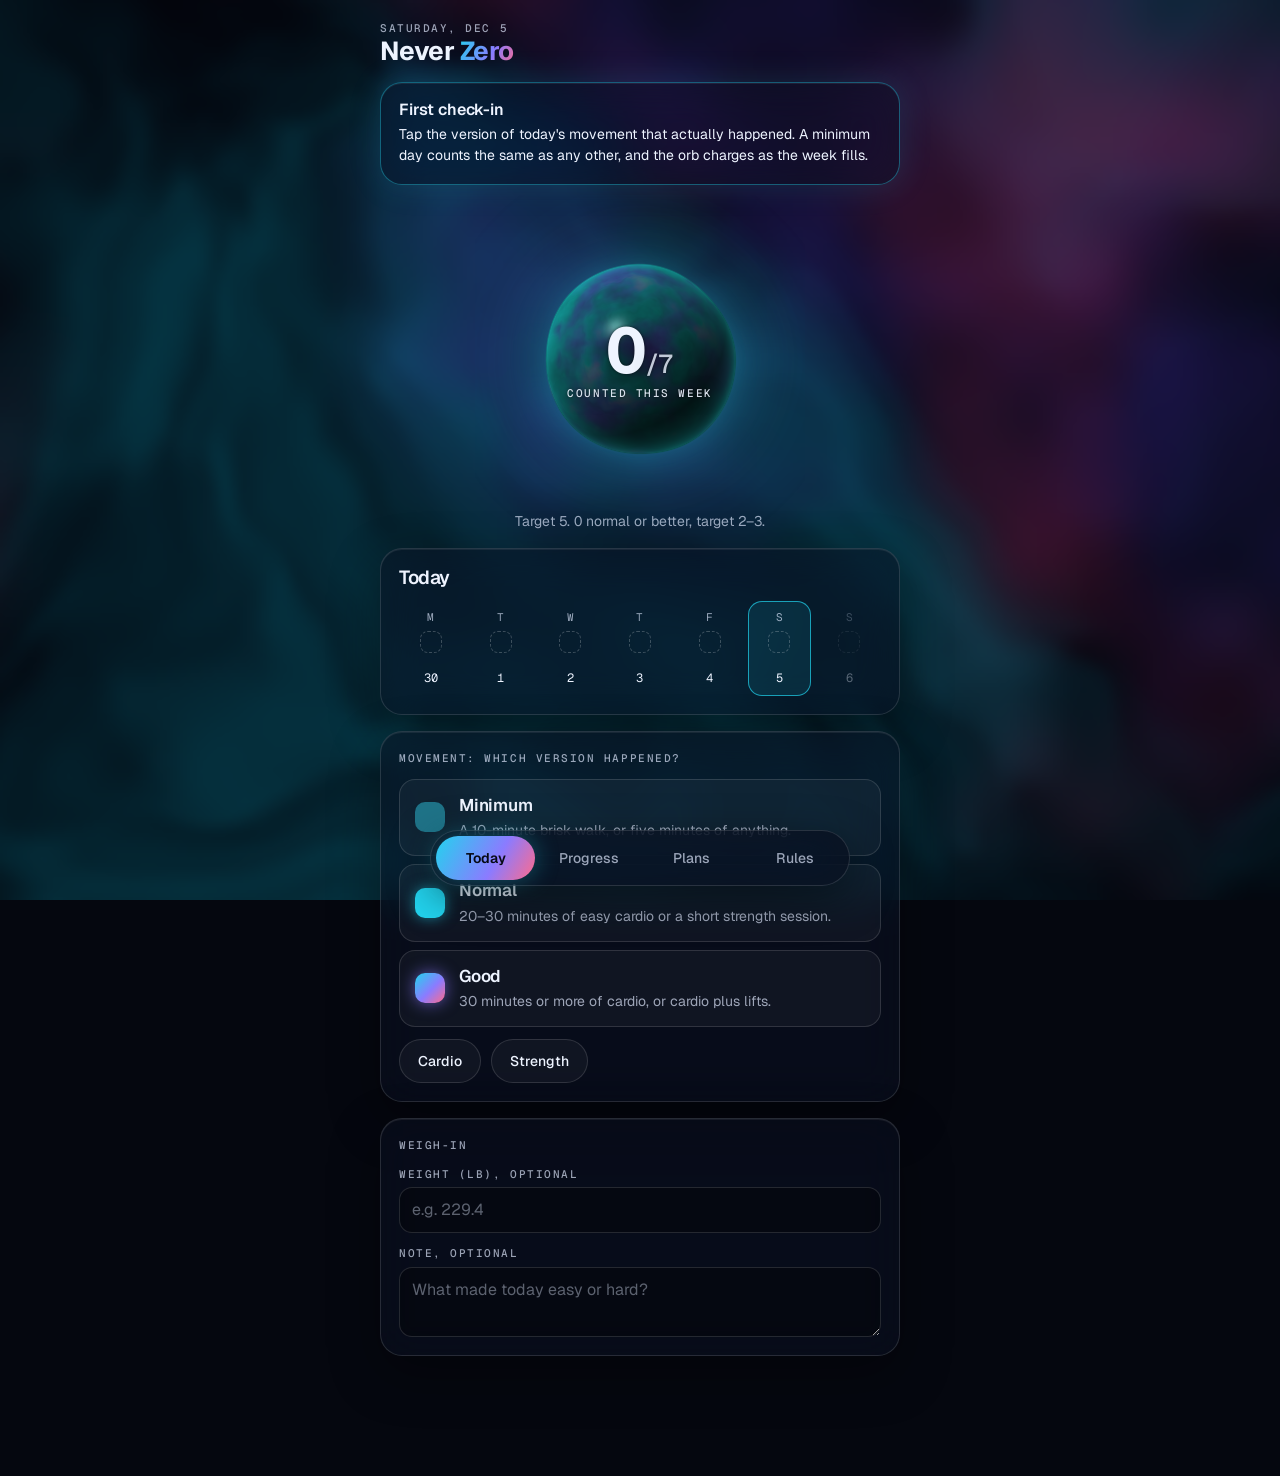
<file: index.html>
<!doctype html>
<html lang="en">
<head>
  <meta charset="utf-8">
  <!-- viewport-fit=cover lets the app draw under the notch; CSS safe-area insets keep text clear of it -->
  <meta name="viewport" content="width=device-width, initial-scale=1, viewport-fit=cover">
  <title>Never Zero</title>
  <meta name="description" content="Daily fitness check-in. Never a zero day.">

  <!-- Installable app (PWA) -->
  <link rel="manifest" href="manifest.json">
  <meta name="theme-color" content="#05070F">

  <!-- iPhone "Add to Home Screen" -->
  <meta name="apple-mobile-web-app-capable" content="yes">
  <meta name="mobile-web-app-capable" content="yes">
  <meta name="apple-mobile-web-app-status-bar-style" content="black-translucent">
  <meta name="apple-mobile-web-app-title" content="Never Zero">
  <link rel="apple-touch-icon" href="icons/apple-touch-icon.png">
  <link rel="icon" type="image/png" sizes="192x192" href="icons/icon-192.png">

  <!-- Fonts -->
  <link rel="preconnect" href="https://fonts.googleapis.com">
  <link rel="preconnect" href="https://fonts.gstatic.com" crossorigin>
  <link rel="stylesheet" href="https://fonts.googleapis.com/css2?family=Geist:wght@400;500;600;700&family=Geist+Mono:wght@400;500&display=swap">

  <!-- Styles, split by concern -->
  <link rel="stylesheet" href="css/base.css">
  <link rel="stylesheet" href="css/tabs.css">
  <link rel="stylesheet" href="css/cards.css">
  <link rel="stylesheet" href="css/controls.css">
  <link rel="stylesheet" href="css/orb.css">
  <link rel="stylesheet" href="css/today.css">
  <link rel="stylesheet" href="css/progress.css">

  <!-- type="module" lets JS files import each other. Modules also run after the page is parsed. -->
  <script type="module" src="js/main.js"></script>
</head>
<body>
  <canvas id="bg" aria-hidden="true"></canvas>

  <div class="wrap">
    <header class="top">
      <div>
        <p class="label" id="dateline"></p>
        <h1>Never <span class="g">Zero</span></h1>
      </div>
      <p id="status" role="status"></p>
    </header>

    <!-- js/router.js adds one <section> per tab here -->
    <main id="views"></main>
  </div>

  <nav class="tabs" aria-label="Sections">
    <!-- js/router.js adds one link per tab here -->
    <div class="bar" id="tabbar"></div>
  </nav>

  <noscript><p style="position:relative;z-index:1;text-align:center">Never Zero needs JavaScript turned on.</p></noscript>
</body>
</html>
</file>
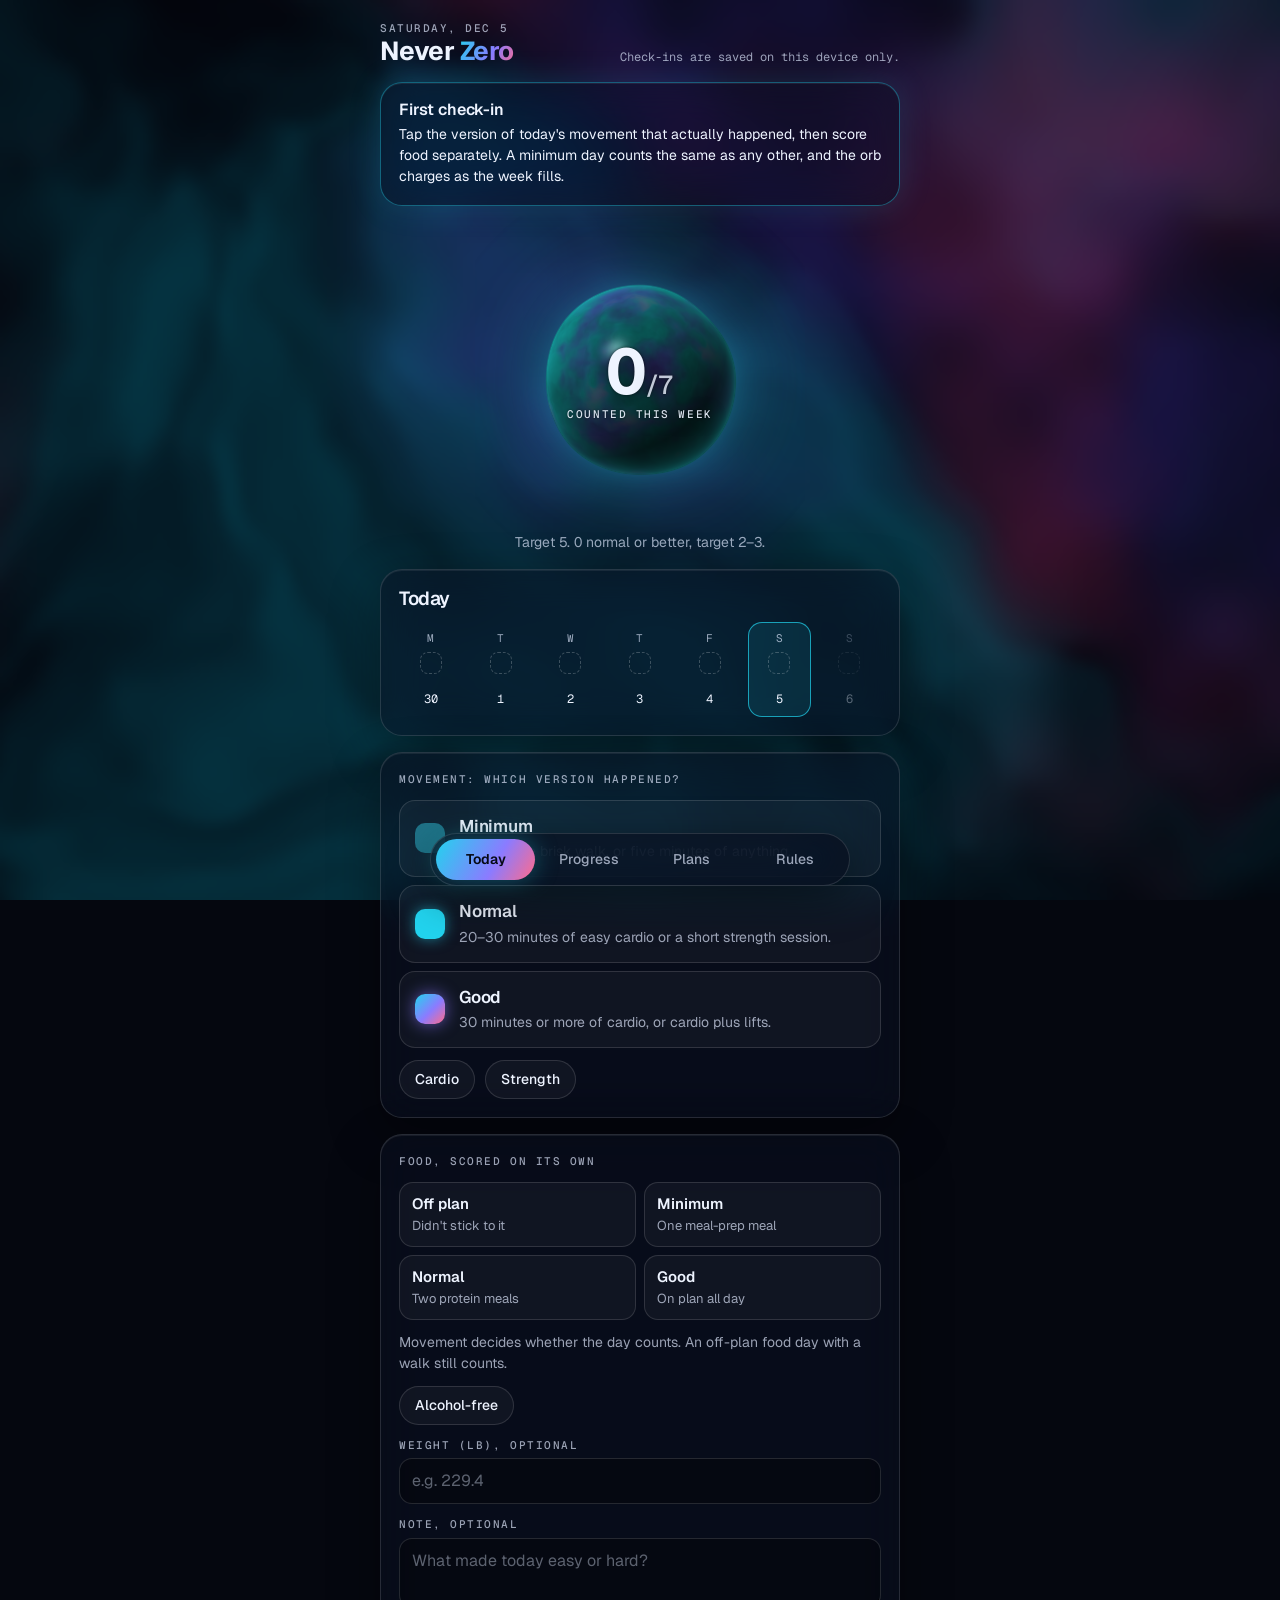
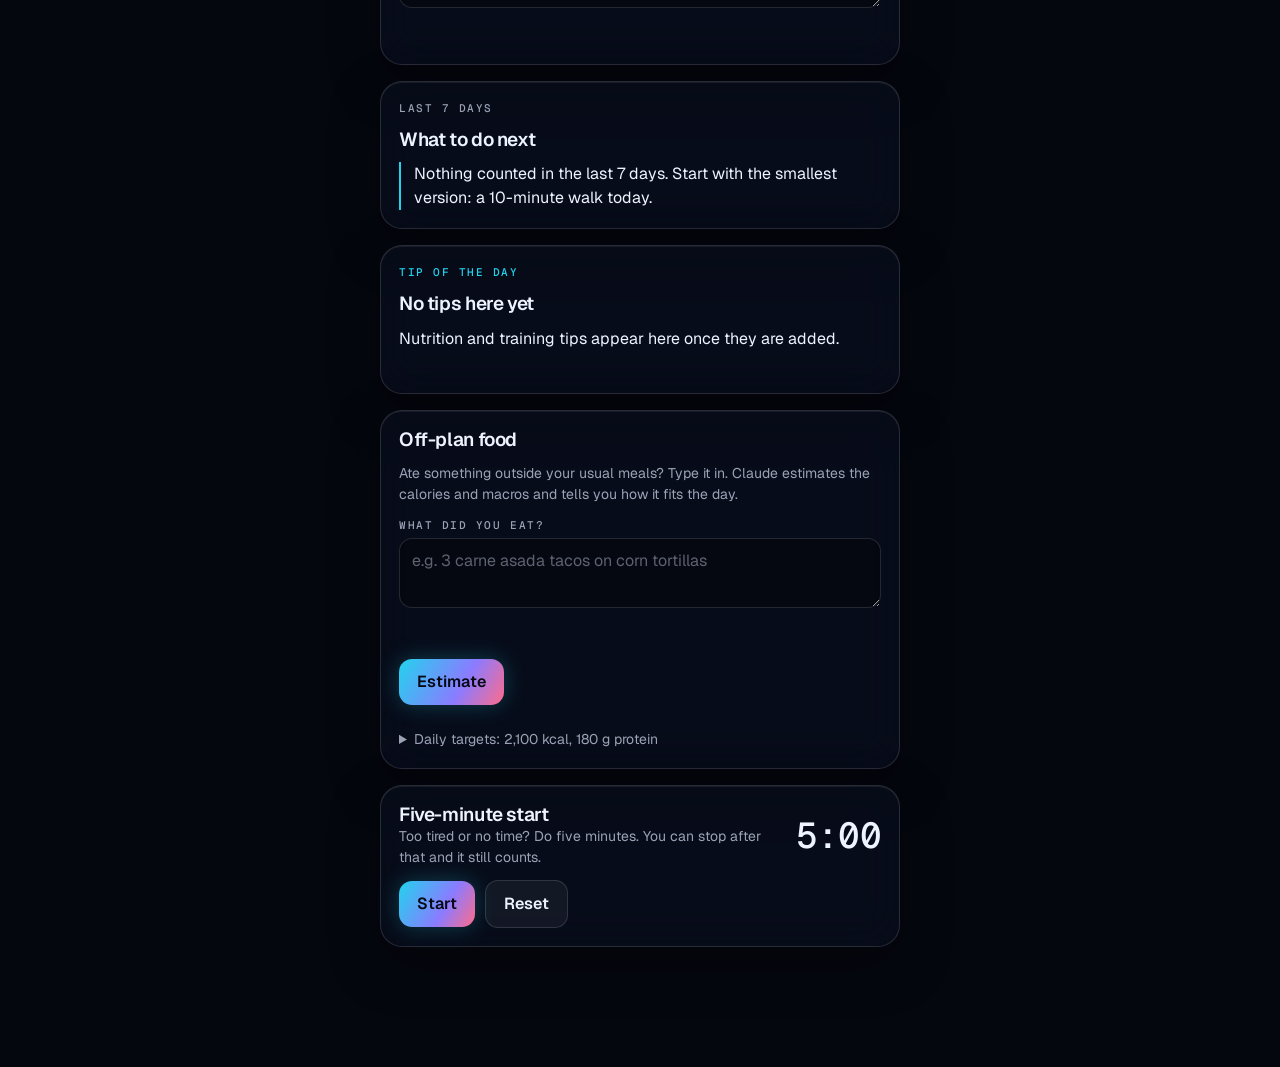
<file: reference/artifact-original.html>
<!doctype html><html><head><meta charset=utf8><meta name=viewport content="width=device-width,initial-scale=1,viewport-fit=cover"><style>:root{color-scheme:light;box-sizing:border-box;padding-top:env(safe-area-inset-top,0px);padding-bottom:env(safe-area-inset-bottom,0px)}html{scroll-padding-top:env(safe-area-inset-top,0px)}body{margin:0;padding:0;font:14px -apple-system,BlinkMacSystemFont,sans-serif;background:#fff;color:#000}img{max-width:100%}[hidden]:not([hidden=until-found i]){display:none!important}</style></head><body>
<title>Never Zero</title>
<meta name="claude:viewport-fit-sides" content="cover">
<link rel="stylesheet" href="https://fonts.googleapis.com/css2?family=Geist:wght@400;500;600;700&family=Geist+Mono:wght@400;500&display=swap">
<style>
/* Layout: one dark world. A live liquid gradient fills the screen, glass panels float on it, and a 3D orb that charges with the week's counted days leads the Today view. Tabs float at the bottom like an app. */
:root{
  color-scheme:dark;
  --bg:#05070F; --ink:#EEF4FF; --muted:rgba(226,235,255,.68); --line:rgba(255,255,255,.13);
  --glass:rgba(12,18,34,.52); --glass-hi:rgba(255,255,255,.07);
  --cyan:#22D3EE; --violet:#8B7BFF; --coral:#FF6B8B;
  --t1:#1F7388; --t2:#22D3EE; --t3:linear-gradient(135deg,#22D3EE 0%,#8B7BFF 55%,#FF6B8B 100%);
  --grad:linear-gradient(120deg,#22D3EE,#8B7BFF 60%,#FF6B8B);
  --alert:#FFB4A1;
  --display:"Geist","Inter",system-ui,-apple-system,"Segoe UI",sans-serif;
  --mono:"Geist Mono",ui-monospace,"SF Mono",Menlo,Consolas,monospace;
}
*{box-sizing:border-box}
html{background:var(--bg)}
body{background:var(--bg);color:var(--ink);font-family:var(--display);font-size:16px;line-height:1.5;
  padding-left:max(16px,env(safe-area-inset-left,0px));padding-right:max(16px,env(safe-area-inset-right,0px));padding-block:20px 120px;
  -webkit-font-smoothing:antialiased}
#bg{position:fixed;inset:0;width:100%;height:100%;z-index:0;display:block;pointer-events:none}
#bg.nogl{background:radial-gradient(60% 50% at 20% 15%,rgba(34,211,238,.28),transparent 70%),radial-gradient(55% 45% at 85% 35%,rgba(139,123,255,.30),transparent 70%),radial-gradient(60% 50% at 50% 95%,rgba(255,107,139,.20),transparent 70%)}
.wrap{position:relative;z-index:1;max-width:520px;margin:0 auto;display:flex;flex-direction:column;gap:16px}
h1,h2,h3{margin:0;text-wrap:balance;line-height:1.15;font-weight:600;letter-spacing:-0.02em}
h1{font-size:26px;font-weight:700}
h2{font-size:19px}
h3{font-size:16px;letter-spacing:-0.01em}
p{margin:0}
.muted{color:var(--muted)}
.small{font-size:14px}
.label{font-family:var(--mono);font-size:11px;font-weight:500;letter-spacing:.14em;text-transform:uppercase;color:var(--muted)}
header.top{display:flex;justify-content:space-between;align-items:flex-end;gap:12px;flex-wrap:wrap}
h1 .g{background:var(--grad);-webkit-background-clip:text;background-clip:text;color:transparent}
#status{font-family:var(--mono);font-size:12px;color:var(--muted);min-height:1.2em}
#status.bad{color:var(--alert)}

nav.tabs{position:fixed;z-index:5;left:0;right:0;bottom:0;display:flex;justify-content:center;pointer-events:none;
  padding:0 max(16px,env(safe-area-inset-right,0px)) calc(14px + env(safe-area-inset-bottom,0px)) max(16px,env(safe-area-inset-left,0px))}
nav.tabs .bar{pointer-events:auto;display:grid;grid-template-columns:repeat(4,1fr);gap:4px;width:100%;max-width:420px;padding:5px;border-radius:999px;
  background:rgba(10,14,28,.72);border:1px solid var(--line);-webkit-backdrop-filter:blur(22px) saturate(160%);backdrop-filter:blur(22px) saturate(160%);
  box-shadow:0 12px 40px rgba(0,0,0,.5)}
nav.tabs a{text-align:center;padding:10px 4px;border-radius:999px;color:var(--muted);text-decoration:none;font-weight:500;font-size:14px;transition:color .25s,background .25s}
nav.tabs a[aria-current="page"]{background:var(--grad);color:#060914;font-weight:600;box-shadow:0 0 24px rgba(34,211,238,.35)}

section.view{display:flex;flex-direction:column;gap:16px}
.card,.notice{background:var(--glass);border:1px solid var(--line);border-radius:22px;padding:18px;display:flex;flex-direction:column;gap:12px;min-width:0;
  -webkit-backdrop-filter:blur(20px) saturate(150%);backdrop-filter:blur(20px) saturate(150%);
  box-shadow:inset 0 1px 0 var(--glass-hi),0 18px 50px rgba(0,0,0,.35)}
.notice{gap:4px;border-color:rgba(34,211,238,.4);box-shadow:inset 0 1px 0 var(--glass-hi),0 0 34px rgba(34,211,238,.14)}
button,input,textarea{font:inherit;color:inherit}
button{cursor:pointer;-webkit-tap-highlight-color:transparent}
:focus-visible{outline:2px solid var(--cyan);outline-offset:2px}
.row{display:flex;gap:10px;flex-wrap:wrap;align-items:center}
.between{justify-content:space-between}

/* hero orb */
.hero{position:relative;width:min(82vw,330px);aspect-ratio:1;max-width:100%;margin:-6px auto -14px}
.hero canvas{position:absolute;inset:0;width:100%;height:100%;display:block}
#orb.nogl{inset:20%;width:60%;height:60%;border-radius:50%;background:radial-gradient(circle at 35% 30%,#9FF3F7,#22D3EE 30%,#5B4BD6 65%,#12163A 100%);box-shadow:0 0 60px rgba(34,211,238,.45)}
.ring{position:absolute;inset:20%;border-radius:50%;border:2px solid var(--cyan);opacity:0;pointer-events:none}
.ring.go{animation:shock .9s cubic-bezier(.2,.7,.2,1)}
@keyframes shock{0%{opacity:.9;transform:scale(1)}100%{opacity:0;transform:scale(1.75)}}
.hero-txt{position:absolute;inset:0;display:flex;flex-direction:column;align-items:center;justify-content:center;gap:2px;text-shadow:0 2px 22px rgba(0,0,10,.75),0 0 3px rgba(0,0,10,.6);pointer-events:none}
.big{font-size:64px;font-weight:700;letter-spacing:-0.05em;line-height:1;font-variant-numeric:tabular-nums}
.big .of{font-size:26px;font-weight:500;letter-spacing:-0.02em;opacity:.8;margin-left:2px}
.hero-txt .label{color:var(--ink);opacity:.9}
.score{text-align:center;font-variant-numeric:tabular-nums}

/* week strip */
.week{display:grid;grid-template-columns:repeat(7,1fr);gap:6px}
.day{background:transparent;border:1px solid transparent;border-radius:14px;padding:7px 0 8px;display:flex;flex-direction:column;align-items:center;gap:6px;min-width:0;transition:background .2s,border-color .2s}
.day .wd{font-family:var(--mono);font-size:11px;color:var(--muted)}
.day .num{font-family:var(--mono);font-size:12px;font-variant-numeric:tabular-nums}
.day[aria-pressed="true"]{border-color:rgba(34,211,238,.7);background:rgba(34,211,238,.10)}
.day:disabled{cursor:default;opacity:.35}
.pip{width:22px;height:22px;border-radius:8px;border:1.5px dashed rgba(255,255,255,.22);background:transparent;display:block}
.pip.t1{background:var(--t1);border:0}
.pip.t2{background:var(--t2);border:0;box-shadow:0 0 14px rgba(34,211,238,.55)}
.pip.t3{background:var(--t3);border:0;box-shadow:0 0 16px rgba(139,123,255,.65)}

/* tiers */
.tiers{display:flex;flex-direction:column;gap:8px}
.tier{display:grid;grid-template-columns:30px 1fr;gap:14px;align-items:center;text-align:left;background:rgba(255,255,255,.04);border:1px solid var(--line);border-radius:16px;padding:13px 15px;transition:transform .15s,border-color .25s,box-shadow .25s,background .25s}
.tier:active{transform:scale(.98)}
.tier .pip{width:30px;height:30px;border-radius:10px}
.tier strong{font-size:17px;font-weight:600;letter-spacing:-0.01em;display:block}
.tier span.d{font-size:14px;color:var(--muted)}
.tier[aria-pressed="true"]{border-color:rgba(34,211,238,.85);background:rgba(34,211,238,.10);box-shadow:0 0 0 1px rgba(34,211,238,.35),0 0 34px rgba(34,211,238,.22)}
.seg{display:grid;grid-template-columns:repeat(2,minmax(0,1fr));gap:8px}
.segb{display:flex;flex-direction:column;gap:1px;text-align:left;background:rgba(255,255,255,.04);border:1px solid var(--line);border-radius:14px;padding:10px 12px;min-width:0;transition:border-color .25s,background .25s,box-shadow .25s}
.segb strong{font-size:15px;font-weight:600}
.segb span{font-size:13px;color:var(--muted)}
.segb[aria-pressed="true"]{border-color:rgba(139,123,255,.9);background:rgba(139,123,255,.14);box-shadow:0 0 26px rgba(139,123,255,.22)}
.fbar{width:16px;height:4px;border-radius:2px;background:transparent;border:1px solid transparent}
.fbar.f0{border-color:rgba(255,255,255,.35)}
.fbar.f1{background:rgba(139,123,255,.45)}
.fbar.f2{background:rgba(139,123,255,.75)}
.fbar.f3{background:#B9AEFF;box-shadow:0 0 8px rgba(139,123,255,.8)}
.chip{background:rgba(255,255,255,.04);border:1px solid var(--line);border-radius:999px;padding:8px 15px;font-size:14px;font-weight:500;transition:background .2s,color .2s,box-shadow .2s}
.chip[aria-pressed="true"]{background:var(--grad);border-color:transparent;color:#060914;font-weight:600;box-shadow:0 0 22px rgba(139,123,255,.4)}
.field{display:flex;flex-direction:column;gap:5px;flex:1 1 130px;min-width:0}
.field input,.field textarea{background:rgba(0,0,0,.32);border:1px solid var(--line);border-radius:13px;padding:10px 12px;width:100%}
.field input::placeholder,.field textarea::placeholder{color:rgba(226,235,255,.4)}
.field textarea{resize:vertical;min-height:46px}
.btn{background:var(--grad);color:#060914;border:0;border-radius:13px;padding:11px 18px;font-weight:600;transition:transform .15s,box-shadow .25s;box-shadow:0 0 22px rgba(34,211,238,.25)}
.btn:active{transform:scale(.97)}
.btn.ghost{background:rgba(255,255,255,.05);color:var(--ink);border:1px solid var(--line);box-shadow:none}
.linkbtn{background:none;border:0;padding:0;color:var(--cyan);font-weight:500;text-decoration:underline}
#clock{font-family:var(--mono);font-size:36px;font-weight:500;font-variant-numeric:tabular-nums;letter-spacing:-0.02em}
#clock.run{color:var(--cyan);text-shadow:0 0 22px rgba(34,211,238,.6)}

/* progress */
.grid{display:grid;grid-template-columns:auto repeat(7,minmax(0,1fr)) auto;gap:6px;align-items:center}
.grid .hd{font-family:var(--mono);font-size:11px;color:var(--muted);text-align:center}
.grid .wk{font-family:var(--mono);font-size:11px;color:var(--muted);font-variant-numeric:tabular-nums;white-space:nowrap;padding-right:4px}
.grid .ct{font-family:var(--mono);font-size:13px;font-variant-numeric:tabular-nums;padding-left:4px;text-align:right}
.cell{height:26px;border-radius:8px;border:1.5px dashed rgba(255,255,255,.18);background:transparent;padding:0;width:100%}
.cell.t1{background:var(--t1);border:0}
.cell.t2{background:var(--t2);border:0;box-shadow:0 0 12px rgba(34,211,238,.45)}
.cell.t3{background:var(--t3);border:0;box-shadow:0 0 14px rgba(139,123,255,.55)}
.cell:disabled{opacity:.3;cursor:default}
.legend{display:flex;gap:14px;flex-wrap:wrap;font-size:13px;color:var(--muted)}
.legend span{display:inline-flex;align-items:center;gap:6px}
.legend .pip{width:14px;height:14px;border-radius:5px;box-shadow:none}
.verdict{display:flex;flex-direction:column;gap:10px}
.verdict p{padding-left:13px;border-left:2px solid var(--cyan)}
svg{display:block;width:100%;height:auto}
ul.plain{list-style:none;margin:0;padding:0;display:flex;flex-direction:column;gap:6px}
ul.plain li{display:flex;justify-content:space-between;gap:12px;font-size:14px;font-variant-numeric:tabular-nums;border-bottom:1px solid var(--line);padding-bottom:6px}
ol.rules{margin:0;padding-left:20px;display:flex;flex-direction:column;gap:8px}
#plans{display:flex;flex-direction:column;gap:16px}
.plan .label{color:var(--cyan)}
.plan ul{margin:0;padding-left:18px;display:flex;flex-direction:column;gap:3px;font-size:15px}
.plan .sess{display:flex;flex-direction:column;gap:4px;border-top:1px solid var(--line);padding-top:11px}
dl.costs{margin:0;display:flex;flex-direction:column;gap:10px}
dl.costs dt{font-weight:600}
dl.costs dd{margin:0;color:var(--muted);font-size:15px}

.tipcard .label{color:var(--cyan)}
.coach{list-style:none;margin:0;padding:0;display:flex;flex-direction:column;gap:10px}
.coach li{padding-left:13px;border-left:2px solid var(--cyan)}
.coach li:nth-child(2){border-color:var(--violet)}
.coach li:nth-child(3){border-color:var(--coral)}
.food{border-top:1px solid var(--line);padding-top:12px;display:flex;flex-direction:column;gap:6px;min-width:0}
.food strong{overflow-wrap:anywhere}
.macros{font-family:var(--mono);font-size:13px;font-variant-numeric:tabular-nums;color:var(--cyan)}
details summary{cursor:pointer;font-size:14px;color:var(--muted)}
details .row{margin-top:10px}
.inp{background:rgba(0,0,0,.32);border:1px solid var(--line);border-radius:11px;padding:8px 9px;width:100%;min-width:0}
.lifts{display:grid;grid-template-columns:minmax(0,1fr) 78px 60px 62px;gap:8px;align-items:center}
.lifts .hd{font-family:var(--mono);font-size:11px;color:var(--muted);letter-spacing:.08em;text-transform:uppercase}
.lifts output{font-family:var(--mono);font-size:14px;text-align:right;font-variant-numeric:tabular-nums}
.tbl{overflow-x:auto}
table{border-collapse:collapse;width:100%;font-variant-numeric:tabular-nums;font-size:14px}
th,td{padding:8px 8px;text-align:right;border-bottom:1px solid var(--line);white-space:nowrap}
th{font-family:var(--mono);font-size:11px;font-weight:500;color:var(--muted);letter-spacing:.08em;text-transform:uppercase}
th:first-child,td:first-child{text-align:left}
button:disabled{opacity:.5;cursor:default}

/* load-in: replays whenever a view is shown */
@media (prefers-reduced-motion: no-preference){
  section.view > *{animation:rise .7s cubic-bezier(.2,.8,.2,1) both}
  section.view > *:nth-child(2){animation-delay:.06s}
  section.view > *:nth-child(3){animation-delay:.12s}
  section.view > *:nth-child(4){animation-delay:.18s}
  section.view > *:nth-child(5){animation-delay:.24s}
  section.view > *:nth-child(6){animation-delay:.30s}
  section.view > *:nth-child(n+7){animation-delay:.36s}
  @keyframes rise{from{opacity:0;transform:translateY(18px) scale(.985)}to{opacity:1;transform:none}}
}
</style>

<canvas id="bg" aria-hidden="true"></canvas>

<div class="wrap">
  <header class="top">
    <div>
      <p class="label" id="dateline"></p>
      <h1>Never <span class="g">Zero</span></h1>
    </div>
    <p id="status" role="status"></p>
  </header>

  <!-- TODAY -->
  <section class="view" id="view-today">
    <div class="notice" id="restart" hidden>
      <h3 id="restart-h"></h3>
      <p class="small" id="restart-p"></p>
    </div>

    <div>
      <div class="hero" id="hero">
        <canvas id="orb" aria-hidden="true"></canvas>
        <canvas id="sparks" aria-hidden="true"></canvas>
        <div class="ring" id="ring"></div>
        <div class="hero-txt">
          <div class="big"><span id="score-n">0</span><span class="of">/7</span></div>
          <div class="label">counted this week</div>
        </div>
      </div>
      <p class="score small muted" id="score"></p>
    </div>

    <div class="card">
      <div class="row between">
        <h2 id="sel-title">Today</h2>
        <button class="linkbtn small" id="back-today" hidden>Back to today</button>
      </div>
      <div class="week" id="week"></div>
      <p class="small muted" id="health-note" hidden></p>
    </div>

    <div class="card">
      <p class="label" id="tier-label">Movement: which version happened?</p>
      <div class="tiers">
        <button class="tier" id="tier-1" data-tier="1" aria-pressed="false"><i class="pip t1"></i><span><strong>Minimum</strong><span class="d">A 10-minute brisk walk, or five minutes of anything.</span></span></button>
        <button class="tier" id="tier-2" data-tier="2" aria-pressed="false"><i class="pip t2"></i><span><strong>Normal</strong><span class="d">20–30 minutes of easy cardio or a short strength session.</span></span></button>
        <button class="tier" id="tier-3" data-tier="3" aria-pressed="false"><i class="pip t3"></i><span><strong>Good</strong><span class="d">30 minutes or more of cardio, or cardio plus lifts.</span></span></button>
      </div>
      <div class="row">
        <button class="chip" id="chip-cardio" aria-pressed="false">Cardio</button>
        <button class="chip" id="chip-strength" aria-pressed="false">Strength</button>
      </div>
    </div>

    <div class="card">
      <p class="label">Food, scored on its own</p>
      <div class="seg" role="group" aria-label="How food went">
        <button class="segb" id="food-0" aria-pressed="false"><strong>Off plan</strong><span>Didn't stick to it</span></button>
        <button class="segb" id="food-1" aria-pressed="false"><strong>Minimum</strong><span>One meal-prep meal</span></button>
        <button class="segb" id="food-2" aria-pressed="false"><strong>Normal</strong><span>Two protein meals</span></button>
        <button class="segb" id="food-3" aria-pressed="false"><strong>Good</strong><span>On plan all day</span></button>
      </div>
      <p class="small muted">Movement decides whether the day counts. An off-plan food day with a walk still counts.</p>
      <div class="row">
        <button class="chip" id="chip-af" aria-pressed="false">Alcohol-free</button>
      </div>
      <div class="row">
        <label class="field"><span class="label">Weight (lb), optional</span><input id="in-weight" type="number" inputmode="decimal" step="0.1" min="80" max="500" placeholder="e.g. 229.4"></label>
      </div>
      <label class="field"><span class="label">Note, optional</span><textarea id="in-note" rows="2" maxlength="400" placeholder="What made today easy or hard?"></textarea></label>
    </div>

    <div class="card">
      <p class="label">Last 7 days</p>
      <h2>What to do next</h2>
      <ul class="coach" id="coach"></ul>
    </div>

    <div class="card tipcard">
      <p class="label" id="tip-topic">Tip of the day</p>
      <h2 id="tip-title">Loading today's tip</h2>
      <p id="tip-body"></p>
      <p class="small muted" id="tip-use"></p>
      <div class="row"><button class="btn ghost" id="tip-next" hidden>Another tip</button></div>
    </div>

    <div class="card" id="food-card">
      <h2>Off-plan food</h2>
      <p class="small muted">Ate something outside your usual meals? Type it in. Claude estimates the calories and macros and tells you how it fits the day.</p>
      <label class="field"><span class="label">What did you eat?</span><textarea id="in-food" rows="2" maxlength="300" placeholder="e.g. 3 carne asada tacos on corn tortillas"></textarea></label>
      <div class="row"><button class="btn" id="food-go">Estimate</button><span class="small muted" id="food-msg" role="status"></span></div>
      <div id="food-list"></div>
      <details>
        <summary id="food-targets">Daily targets</summary>
        <div class="row">
          <label class="field"><span class="label">Calories</span><input id="set-kcal" type="number" inputmode="numeric" step="50" min="1200" max="5000" placeholder="2100"></label>
          <label class="field"><span class="label">Protein (g)</span><input id="set-protein" type="number" inputmode="numeric" step="5" min="60" max="350" placeholder="180"></label>
        </div>
        <p class="small muted" style="margin-top:8px">Starting estimates for a steady cut at your size. Change them any time.</p>
      </details>
    </div>

    <div class="card" id="timer-card">
      <div class="row between">
        <div style="flex:1 1 200px;min-width:0">
          <h2>Five-minute start</h2>
          <p class="small muted">Too tired or no time? Do five minutes. You can stop after that and it still counts.</p>
        </div>
        <div id="clock" aria-live="off">5:00</div>
      </div>
      <div class="row">
        <button class="btn" id="t-go">Start</button>
        <button class="btn ghost" id="t-reset">Reset</button>
        <button class="btn" id="t-log" hidden>Log a minimum day</button>
      </div>
      <p class="small" id="t-done" hidden>Five minutes done. Keep going or stop here. Either way it counts.</p>
    </div>
  </section>

  <!-- PROGRESS -->
  <section class="view" id="view-progress" hidden>
    <div class="card">
      <h2>Last 8 weeks</h2>
      <div class="grid" id="grid"></div>
      <div class="legend">
        <span><i class="pip t1"></i>Minimum</span><span><i class="pip t2"></i>Normal</span><span><i class="pip t3"></i>Good</span><span><i class="pip"></i>Not logged</span>
      </div>
      <p class="small muted">Tap any past day to log or change it.</p>
    </div>

    <div class="card">
      <h2>Is it working?</h2>
      <div class="verdict" id="verdict"></div>
    </div>

    <div class="card">
      <h2>Weight, weekly average</h2>
      <div id="wchart"></div>
      <p class="small muted" id="wnote"></p>
    </div>

    <div class="card">
      <h2>Monthly check</h2>
      <p class="small muted">Once a month: measure your waist and repeat one fixed treadmill test, the same speed and incline for 20 minutes. Rate how hard it felt from 1 to 10. Lower over time means fitter.</p>
      <div class="row">
        <label class="field"><span class="label">Waist (in)</span><input id="in-waist" type="number" inputmode="decimal" step="0.1" min="20" max="80"></label>
        <label class="field"><span class="label">Test effort (1–10)</span><input id="in-rpe" type="number" inputmode="numeric" step="1" min="1" max="10"></label>
      </div>
      <label class="field"><span class="label">Test setting</span><input id="in-setting" type="text" maxlength="60" placeholder="e.g. 3.5 mph at 5% incline"></label>
      <div class="row"><button class="btn" id="m-save">Save today's check</button><span class="small muted" id="m-msg"></span></div>
      <ul class="plain" id="m-list"></ul>
    </div>
  </section>

  <!-- PLANS -->
  <section class="view" id="view-plans" hidden>
    <div class="card" id="lifts-card">
      <p class="label">Personalize</p>
      <h2>Your lifts</h2>
      <p class="small muted">For each lift, enter a recent hard set: the weight and the reps you got. One rep means a true max. A set of 3 to 8 is safer than testing a max and estimates it well.</p>
      <div class="lifts">
        <span class="hd">Lift</span><span class="hd">Lb</span><span class="hd">Reps</span><span class="hd" style="text-align:right">Est. max</span>
        <label for="lift-squat-w">Squat</label><input class="inp" id="lift-squat-w" type="number" inputmode="decimal" min="20" max="1000" step="5" aria-label="Squat weight"><input class="inp" id="lift-squat-r" type="number" inputmode="numeric" min="1" max="12" step="1" aria-label="Squat reps"><output id="lift-squat-o">–</output>
        <label for="lift-bench-w">Bench press</label><input class="inp" id="lift-bench-w" type="number" inputmode="decimal" min="20" max="1000" step="5" aria-label="Bench press weight"><input class="inp" id="lift-bench-r" type="number" inputmode="numeric" min="1" max="12" step="1" aria-label="Bench press reps"><output id="lift-bench-o">–</output>
        <label for="lift-dead-w">Deadlift</label><input class="inp" id="lift-dead-w" type="number" inputmode="decimal" min="20" max="1000" step="5" aria-label="Deadlift weight"><input class="inp" id="lift-dead-r" type="number" inputmode="numeric" min="1" max="12" step="1" aria-label="Deadlift reps"><output id="lift-dead-o">–</output>
      </div>
      <p class="small" id="lift-msg" role="status"></p>
      <div id="lift-table"></div>
    </div>
    <div id="plans"></div>
    <div class="notice">
      <h3>Want a plan added or changed?</h3>
      <p class="small">Ask Claude in chat for a lifting plan, a cardio plan, or a change to one of these. It will show up here.</p>
    </div>
  </section>

  <!-- RULES -->
  <section class="view" id="view-rules" hidden>
    <div class="card">
      <h2>The rules</h2>
      <ol class="rules">
        <li>A week is scored by counted days, not streaks. Aim for 5 of 7, with 2–3 at normal or better.</li>
        <li>Tired or busy means a minimum day, never a zero.</li>
        <li>Commit to five minutes. You can stop after that and it still counts.</li>
        <li>Never make up missed work.</li>
      </ol>
    </div>
    <div class="card">
      <h2>Restarting</h2>
      <p>There is no streak, so nothing breaks. After any gap, the next day is a minimum day, done today and not "starting Monday."</p>
      <p>After two or more weeks off, do one week of minimum and normal days only. Move week in December is a minimum-only week by design.</p>
    </div>
    <div class="card">
      <h2>Habits, biggest first</h2>
      <dl class="costs">
        <div><dt>1. Daily minimum</dt><dd>Costs 10 minutes. Keeps the habit alive.</dd></div>
        <div><dt>2. Protein-first eating</dt><dd>Costs prep time and a less fun dinner. Most of the weight loss.</dd></div>
        <div><dt>3. Easy cardio, 2–3 times a week</dt><dd>Costs about 90 minutes a week. Keep it at a pace where you can talk.</dd></div>
        <div><dt>4. Two short lifting sessions</dt><dd>Costs about 40 minutes a week. Protects muscle while you cut.</dd></div>
        <div><dt>5. Staying off alcohol</dt><dd>Helps sleep, calories, and the off-the-rails days.</dd></div>
      </dl>
      <p class="small muted">Nicotine raises heart rate, so judge effort by whether you can talk, not by heart-rate zones.</p>
    </div>
  </section>
</div>

<nav class="tabs" aria-label="Sections">
  <div class="bar">
    <a href="#today" data-tab="today">Today</a>
    <a href="#progress" data-tab="progress">Progress</a>
    <a href="#plans" data-tab="plans">Plans</a>
    <a href="#rules" data-tab="rules">Rules</a>
  </div>
</nav>

<script>
(function(){
  "use strict";
  var $=function(id){return document.getElementById(id)};
  var pad=function(n){return String(n).padStart(2,"0")};
  var ymd=function(d){return d.getFullYear()+"-"+pad(d.getMonth()+1)+"-"+pad(d.getDate())};
  var parse=function(s){var p=s.split("-").map(Number);return new Date(p[0],p[1]-1,p[2])};
  var addDays=function(d,n){return new Date(d.getFullYear(),d.getMonth(),d.getDate()+n)};
  var monday=function(d){return addDays(d,-((d.getDay()+6)%7))};
  var diff=function(a,b){return Math.round((parse(a)-parse(b))/864e5)};
  var MON=["Jan","Feb","Mar","Apr","May","Jun","Jul","Aug","Sep","Oct","Nov","Dec"];
  var WD=["M","T","W","T","F","S","S"];
  var DOW=["Sunday","Monday","Tuesday","Wednesday","Thursday","Friday","Saturday"];
  var short=function(d){return MON[d.getMonth()]+" "+d.getDate()};
  var el=function(tag,cls,text){var e=document.createElement(tag);if(cls)e.className=cls;if(text!=null)e.textContent=text;return e};
  var today=function(){return ymd(new Date())};
  var RM=!!(window.matchMedia&&window.matchMedia("(prefers-reduced-motion: reduce)").matches);

  var days={}, plans=[], sel=today(), mode="loading";
  var daysRef=null, chain={}, queued={}, loadTimer=null;
  var LS="never-zero-days", LS2="never-zero-settings";
  var settings={}, setRef=null, setChain=Promise.resolve(), tips=[], tipOff=0, sampler=null;

  /* ================= visuals: liquid background, orb, sparks ================= */
  var NOISE="float h(vec3 p){p=fract(p*.3183099+.1);p*=17.;return fract(p.x*p.y*p.z*(p.x+p.y+p.z));}"+
    "float n(vec3 x){vec3 i=floor(x),f=fract(x);f=f*f*(3.-2.*f);"+
    "return mix(mix(mix(h(i),h(i+vec3(1,0,0)),f.x),mix(h(i+vec3(0,1,0)),h(i+vec3(1,1,0)),f.x),f.y),"+
    "mix(mix(h(i+vec3(0,0,1)),h(i+vec3(1,0,1)),f.x),mix(h(i+vec3(0,1,1)),h(i+vec3(1,1,1)),f.x),f.y),f.z);}"+
    "float fbm(vec3 p){float a=.5,s=0.;for(int i=0;i<4;i++){s+=a*n(p);p=p*2.02+vec3(1.7);a*=.5;}return s;}";
  var HEAD="#ifdef GL_FRAGMENT_PRECISION_HIGH\nprecision highp float;\n#else\nprecision mediump float;\n#endif\nuniform vec2 r;uniform float t,e,p;";
  var BGF=HEAD+NOISE+"void main(){vec2 uv=gl_FragCoord.xy/r;vec2 q=uv*vec2(r.x/r.y,1.)*1.6;float tt=t*.05;"+
    "vec2 w=vec2(fbm(vec3(q,tt)),fbm(vec3(q+vec2(5.2,1.3),tt*1.3)));"+
    "float f=fbm(vec3(q+2.4*w,tt*.8));"+
    "vec3 c=vec3(.015,.022,.06);"+
    "c=mix(c,vec3(.03,.36,.44),smoothstep(.30,.75,f));"+
    "c=mix(c,vec3(.24,.17,.62),smoothstep(.38,.80,w.x));"+
    "c=mix(c,vec3(.62,.15,.34),smoothstep(.55,.85,w.y)*.55);"+
    "c*=.95+.3*e+.4*p;"+
    "c*=1.-.3*length(uv-.5);"+
    "gl_FragColor=vec4(c,1.);}";
  var ORBF=HEAD+NOISE+"mat2 rot(float a){float c=cos(a),s=sin(a);return mat2(c,-s,s,c);}"+
    "void main(){vec2 uv=(gl_FragCoord.xy*2.-r)/min(r.x,r.y);float d=length(uv),an=atan(uv.y,uv.x);"+
    "float wob=n(vec3(cos(an)*1.5,sin(an)*1.5,t*.5))-.5;"+
    "float R=.58+.05*p+wob*(.03+.05*e);"+
    "vec3 c1=vec3(.10,.90,.88),c2=vec3(.45,.38,1.),c3=vec3(1.,.40,.52);"+
    "vec3 hc=mix(c2,c1,.5+.5*sin(t*.4));"+
    "float halo=exp(-max(d-R,0.)*(7.-3.*e))*(.18+.45*e+.6*p);"+
    "vec3 col=vec3(0.);float a=0.;"+
    "if(d<R){float z=sqrt(R*R-d*d);vec3 nr=vec3(uv,z)/R;vec3 q=nr;q.xz=rot(t*.22)*q.xz;q.yz=rot(.5)*q.yz;"+
    "float f=fbm(q*2.+vec3(0.,t*.12,0.));float g=fbm(q*3.5+f*2.5-vec3(t*.18));"+
    "vec3 base=mix(c2,c1,smoothstep(.30,.65,f));base=mix(base,c3,smoothstep(.50,.75,g)*(.25+.75*e));"+
    "vec3 L=normalize(vec3(-.45,.6,.65));float dif=max(dot(nr,L),0.);"+
    "float sp=pow(max(dot(reflect(-L,nr),vec3(0.,0.,1.)),0.),48.);"+
    "float fr=pow(1.-nr.z,2.2);float br=.40+.60*e;"+
    "col=base*(.18+.95*dif)*br*(.7+.7*g);col+=fr*hc*(.5+.9*e);col+=sp*(.35+.5*e);col+=base*p*.9;"+
    "a=smoothstep(R,R-.012,d);}"+
    "gl_FragColor=vec4(col*a+hc*halo*(1.-a),clamp(a+halo,0.,1.));}";

  function makeGL(canvas,frag,alpha){
    var gl=null;
    try{gl=canvas.getContext("webgl",{alpha:alpha,antialias:false,premultipliedAlpha:true,powerPreference:"low-power"})}catch(err){}
    if(!gl)return null;
    function sh(type,src){var s=gl.createShader(type);gl.shaderSource(s,src);gl.compileShader(s);
      if(!gl.getShaderParameter(s,gl.COMPILE_STATUS)){console.warn(gl.getShaderInfoLog(s));return null}return s}
    var vs=sh(gl.VERTEX_SHADER,"attribute vec2 a;void main(){gl_Position=vec4(a,0.,1.);}"), fs=sh(gl.FRAGMENT_SHADER,frag);
    if(!vs||!fs)return null;
    var pr=gl.createProgram();gl.attachShader(pr,vs);gl.attachShader(pr,fs);gl.linkProgram(pr);
    if(!gl.getProgramParameter(pr,gl.LINK_STATUS))return null;
    gl.useProgram(pr);
    var b=gl.createBuffer();gl.bindBuffer(gl.ARRAY_BUFFER,b);
    gl.bufferData(gl.ARRAY_BUFFER,new Float32Array([-1,-1,3,-1,-1,3]),gl.STATIC_DRAW);
    var loc=gl.getAttribLocation(pr,"a");gl.enableVertexAttribArray(loc);gl.vertexAttribPointer(loc,2,gl.FLOAT,false,0,0);
    var U={r:gl.getUniformLocation(pr,"r"),t:gl.getUniformLocation(pr,"t"),e:gl.getUniformLocation(pr,"e"),p:gl.getUniformLocation(pr,"p")};
    return {draw:function(t,e,p){
      gl.viewport(0,0,canvas.width,canvas.height);
      gl.uniform2f(U.r,canvas.width,canvas.height);gl.uniform1f(U.t,t);gl.uniform1f(U.e,e);gl.uniform1f(U.p,p);
      gl.clearColor(0,0,0,0);gl.clear(gl.COLOR_BUFFER_BIT);gl.drawArrays(gl.TRIANGLES,0,3);
    }};
  }
  var bgC=$("bg"), orbC=$("orb"), spC=$("sparks");
  var bgGL=makeGL(bgC,BGF,false), orbGL=makeGL(orbC,ORBF,true);
  if(!bgGL)bgC.classList.add("nogl");
  if(!orbGL)orbC.classList.add("nogl");
  var energy=0, energyTo=0, pulse=0, frame=0, sparks=[], t0=performance.now(), lastT=t0;
  function size(){
    var dpr=Math.min(window.devicePixelRatio||1,2);
    bgC.width=Math.max(2,Math.round(window.innerWidth*.3));bgC.height=Math.max(2,Math.round(window.innerHeight*.3));
    var w=orbC.clientWidth||300;
    if(orbGL){orbC.width=orbC.height=Math.round(w*dpr)}
    spC.width=spC.height=Math.round(w*dpr);
  }
  function drawSparks(dt){
    var c=spC.getContext("2d"), W=spC.width; c.clearRect(0,0,W,W);
    if(!sparks.length)return;
    c.globalCompositeOperation="lighter";
    sparks=sparks.filter(function(s){return s.life>0});
    sparks.forEach(function(s){
      s.x+=s.vx*dt;s.y+=s.vy*dt;s.vx*=.985;s.vy*=.985;s.life-=dt*.9;
      var a=Math.max(0,s.life);
      c.fillStyle="rgba("+s.c+","+a.toFixed(3)+")";
      c.beginPath();c.arc(W/2+s.x*W,W/2+s.y*W,s.r*W*(.4+.6*a),0,6.2832);c.fill();
    });
  }
  function loop(now){
    var t=(now-t0)/1000, dt=Math.min(.05,(now-lastT)/1000); lastT=now; frame++;
    energy+=(energyTo-energy)*Math.min(1,dt*2.5);
    pulse*=Math.pow(.07,dt);
    if(bgGL&&frame%2===0)bgGL.draw(t,energy,pulse);
    if(orbGL&&!$("view-today").hidden)orbGL.draw(t,energy,pulse);
    drawSparks(dt);
    requestAnimationFrame(loop);
  }
  function still(){ /* reduced motion: one frame, redrawn only when state changes */
    energy=energyTo;
    if(bgGL)bgGL.draw(12,energy,0);
    if(orbGL)orbGL.draw(12,energy,0);
  }
  function burst(){
    if(RM)return;
    pulse=1;
    var ring=$("ring");ring.classList.remove("go");void ring.offsetWidth;ring.classList.add("go");
    var cols=["34,211,238","139,123,255","255,107,139","190,245,255"];
    for(var i=0;i<46;i++){
      var a=Math.random()*6.2832, v=.25+Math.random()*.55;
      sparks.push({x:Math.cos(a)*.26,y:Math.sin(a)*.26,vx:Math.cos(a)*v,vy:Math.sin(a)*v,r:.006+Math.random()*.012,life:.7+Math.random()*.5,c:cols[i%4]});
    }
  }
  var shown=0, numRaf=0;
  function setNumber(to){
    var node=$("score-n");
    if(RM||to===shown){shown=to;node.textContent=String(to);return}
    var from=shown, start=performance.now(); shown=to; cancelAnimationFrame(numRaf);
    (function step(now){
      var k=Math.min(1,(now-start)/450);
      node.textContent=String(Math.round(from+(to-from)*k));
      if(k<1)numRaf=requestAnimationFrame(step);
    })(start);
  }
  window.addEventListener("resize",function(){size();if(RM)still()});

  /* ================= data ================= */
  function setStatus(t,bad){var s=$("status");s.textContent=t||"";s.classList.toggle("bad",!!bad)}
  function tierOf(date){var d=days[date];return d&&d.tier>0?d.tier:0}
  function foodOf(date){var d=days[date];if(!d)return -1;if(typeof d.food==="number"&&d.food>=0&&d.food<=3)return d.food;return d.protein?1:-1}
  function clean(d){var o={};Object.keys(d).forEach(function(k){if(d[k]!==undefined)o[k]=d[k]});return o}
  function readLocal(){try{var r=localStorage.getItem(LS);return r?JSON.parse(r):{}}catch(e){return {}}}
  function writeLocal(){try{localStorage.setItem(LS,JSON.stringify(days))}catch(e){}}

  function saveDay(date,patch){
    var before=tierOf(date);
    var cur=Object.assign({},days[date]||{},patch,{date:date});
    days[date]=cur; render();
    if(patch.tier>0&&patch.tier!==before)burst();
    if(mode==="db"){
      if(queued[date])return;
      queued[date]=true;
      chain[date]=(chain[date]||Promise.resolve()).then(function(){
        queued[date]=false;
        return daysRef.doc(date).set(clean(days[date]));
      }).then(function(){setStatus("Saved")},function(e){
        setStatus(e&&e.code==="quota_exceeded"?"Storage is full. Nothing new can be saved.":"Couldn't save that. Tap it again to retry.",true);
      });
    }else{
      writeLocal();
      if(mode==="local")setStatus("Saved on this device only");
    }
  }

  /* ---------- Today ---------- */
  function renderToday(){
    var t=today(), d=parse(sel), isToday=sel===t;
    $("dateline").textContent=DOW[new Date().getDay()]+", "+short(new Date());
    $("sel-title").textContent=isToday?"Today":DOW[d.getDay()]+", "+short(d);
    $("back-today").hidden=isToday;
    $("tier-label").textContent=isToday?"Movement: which version happened?":"Movement: which version happened that day?";

    var wk=$("week"); wk.textContent="";
    var m=monday(d), counted=0, normalPlus=0;
    for(var i=0;i<7;i++){
      (function(i){
        var dd=addDays(m,i), s=ymd(dd), tr=tierOf(s);
        if(tr>0)counted++; if(tr>1)normalPlus++;
        var b=el("button","day");
        b.type="button"; b.disabled=s>t; b.setAttribute("aria-pressed",String(s===sel));
        b.setAttribute("aria-label",short(dd)+", movement "+(["not logged","minimum","normal","good"][tr])+", food "+(["not logged","off plan","minimum","normal","good"][foodOf(s)+1]));
        b.appendChild(el("span","wd",WD[i]));
        b.appendChild(el("i","pip"+(tr?" t"+tr:"")));
        var fl=foodOf(s);
        b.appendChild(el("i","fbar"+(fl>=0?" f"+fl:"")));
        b.appendChild(el("span","num",String(dd.getDate())));
        b.addEventListener("click",function(){sel=s;render()});
        wk.appendChild(b);
      })(i);
    }
    setNumber(counted);
    energyTo=Math.min(1,counted/5);
    $("score").textContent="Target 5. "+normalPlus+" normal or better, target 2–3.";

    var cur=days[sel]||{}, tr=tierOf(sel);
    [1,2,3].forEach(function(n){$("tier-"+n).setAttribute("aria-pressed",String(tr===n))});
    var fsel=foodOf(sel);
    [0,1,2,3].forEach(function(n){$("food-"+n).setAttribute("aria-pressed",String(fsel===n))});
    $("chip-af").setAttribute("aria-pressed",String(!!cur.af));
    $("chip-cardio").setAttribute("aria-pressed",String(!!cur.cardio));
    $("chip-strength").setAttribute("aria-pressed",String(!!cur.strength));
    var w=$("in-weight"), nt=$("in-note");
    if(document.activeElement!==w)w.value=cur.weight!=null?cur.weight:"";
    if(document.activeElement!==nt)nt.value=cur.note||"";

    var box=$("restart"), last=null;
    Object.keys(days).forEach(function(k){if(k<t&&tierOf(k)>0&&(!last||k>last))last=k});
    var gap=last?diff(t,last)-1:0;
    if(isToday&&tierOf(t)===0&&gap>=2){
      box.hidden=false;
      $("restart-h").textContent=gap+" days since your last check-in. Nothing broke.";
      $("restart-p").textContent="There is no streak to lose. Today is a minimum day: a 10-minute walk and one meal-prep meal."+(gap>=14?" For the next week, stick to minimum and normal days only.":"");
    }else if(isToday&&!last&&tierOf(t)===0&&mode!=="loading"){
      box.hidden=false;
      $("restart-h").textContent="First check-in";
      $("restart-p").textContent="Tap the version of today's movement that actually happened, then score food separately. A minimum day counts the same as any other, and the orb charges as the week fills.";
    }else box.hidden=true;

    $("t-log").hidden=!(timerDone&&tierOf(t)===0);
    var hn=$("health-note");
    if(cur.health){hn.hidden=false;hn.textContent="From Apple Health: "+String(cur.health)}else hn.hidden=true;
  }

  /* ---------- Progress ---------- */
  function renderProgress(){
    var t=today(), g=$("grid"); g.textContent="";
    g.appendChild(el("span"));
    WD.forEach(function(x){g.appendChild(el("span","hd",x))});
    g.appendChild(el("span"));
    var m0=monday(new Date()), weeks=[];
    for(var w=7;w>=0;w--){
      var ms=addDays(m0,-7*w), c=0, ws=[];
      g.appendChild(el("span","wk",short(ms)));
      for(var i=0;i<7;i++){
        (function(){
          var dd=addDays(ms,i), s=ymd(dd), tr=tierOf(s);
          if(tr)c++;
          if(days[s]&&days[s].weight!=null)ws.push(Number(days[s].weight));
          var b=el("button","cell"+(tr?" t"+tr:""));
          b.type="button"; b.disabled=s>t;
          b.setAttribute("aria-label",short(dd)+", "+(["not logged","minimum","normal","good"][tr]));
          b.addEventListener("click",function(){sel=s;location.hash="today";render()});
          g.appendChild(b);
        })();
      }
      g.appendChild(el("span","ct",String(c)));
      weeks.push({start:ms,avg:ws.length?ws.reduce(function(a,b){return a+b},0)/ws.length:null});
    }

    var v=$("verdict"); v.textContent="";
    var keys=Object.keys(days).filter(function(k){var d=days[k];return tierOf(k)>0||d.weight!=null}).sort();
    if(!keys.length){
      v.appendChild(el("p",null,"Nothing logged yet. Check in for a few weeks and the read-out appears here."));
    }else{
      var span=diff(t,keys[0])+1;
      if(span<21){
        v.appendChild(el("p",null,"Day "+span+" of tracking. The first read-out comes after three to four weeks, because single days and single weeks don't mean much."));
      }else{
        var n=0; for(var k=0;k<28;k++){if(tierOf(ymd(addDays(new Date(),-k)))>0)n++}
        var per=n/4, txt=per.toFixed(1)+" counted days a week over the last 4 weeks. ";
        if(per<3)txt+="The minimum is too big for your life right now. Shrink it.";
        else if(per<5)txt+="The habit is holding. Aim for 5.";
        else txt+="This is working. Change nothing.";
        v.appendChild(el("p",null,txt));
        var avg=function(a,b){var s=0,c=0;for(var k=a;k<=b;k++){var d=days[ymd(addDays(new Date(),-k))];if(d&&d.weight!=null){s+=Number(d.weight);c++}}return c?s/c:null};
        var now=avg(0,6), then=avg(21,27);
        if(now!=null&&then!=null){
          var dl=now-then, wt=(dl<=0?"Down ":"Up ")+Math.abs(dl).toFixed(1)+" lb across 4 weeks. ";
          if(Math.abs(dl)<1)wt="Weight is flat across 4 weeks. Tighten one meal, not everything.";
          else if(dl<0)wt+="The diet is doing its job.";
          else wt+="Tighten one meal, not everything.";
          v.appendChild(el("p",null,wt));
        }else v.appendChild(el("p",null,"Not enough weigh-ins to compare 4 weeks apart yet. Two or three a week is plenty."));
      }
    }

    var box=$("wchart"); box.textContent="";
    var pts=[]; weeks.forEach(function(wk,i){if(wk.avg!=null)pts.push({i:i,v:wk.avg})});
    if(pts.length<2){
      $("wnote").textContent="Weigh in two or three times a week. The trend line appears once two weeks have a weigh-in. Goal: 190 lb.";
    }else{
      var NS="http://www.w3.org/2000/svg", W=320,H=140,L=16,R=16,T=28,B=26;
      var lo=Math.min.apply(null,pts.map(function(p){return p.v}))-1, hi=Math.max.apply(null,pts.map(function(p){return p.v}))+1;
      var X=function(i){return L+i*(W-L-R)/7}, Y=function(v){return T+(hi-v)*(H-T-B)/(hi-lo)};
      var svg=document.createElementNS(NS,"svg"); svg.setAttribute("viewBox","0 0 "+W+" "+H); svg.setAttribute("role","img");
      svg.setAttribute("aria-label","Weekly average weight, "+pts[0].v.toFixed(1)+" to "+pts[pts.length-1].v.toFixed(1)+" pounds");
      var mk=function(tag,at,parent){var e=document.createElementNS(NS,tag);Object.keys(at).forEach(function(k){e.setAttribute(k,at[k])});(parent||svg).appendChild(e);return e};
      var defs=mk("defs",{});
      var lg=mk("linearGradient",{id:"wl",x1:0,x2:1,y1:0,y2:0},defs);
      mk("stop",{offset:"0","stop-color":"#22D3EE"},lg);mk("stop",{offset:".6","stop-color":"#8B7BFF"},lg);mk("stop",{offset:"1","stop-color":"#FF6B8B"},lg);
      var ag=mk("linearGradient",{id:"wa",x1:0,x2:0,y1:0,y2:1},defs);
      mk("stop",{offset:"0","stop-color":"#22D3EE","stop-opacity":".28"},ag);mk("stop",{offset:"1","stop-color":"#22D3EE","stop-opacity":"0"},ag);
      var line=pts.map(function(p){return X(p.i)+","+Y(p.v)}).join(" ");
      mk("polygon",{points:X(pts[0].i)+","+(H-B)+" "+line+" "+X(pts[pts.length-1].i)+","+(H-B),fill:"url(#wa)"});
      mk("line",{x1:L,x2:W-R,y1:H-B,y2:H-B,stroke:"rgba(255,255,255,.16)","stroke-width":1});
      mk("polyline",{points:line,fill:"none",stroke:"url(#wl)","stroke-width":3,"stroke-linejoin":"round","stroke-linecap":"round"});
      pts.forEach(function(p,n){
        var lastP=n===pts.length-1;
        if(lastP)mk("circle",{cx:X(p.i),cy:Y(p.v),r:9,fill:"rgba(255,107,139,.25)"});
        mk("circle",{cx:X(p.i),cy:Y(p.v),r:lastP?4.5:3,fill:"#EEF4FF"});
        if(n===0||lastP){
          var tx=mk("text",{x:X(p.i),y:Y(p.v)-12,fill:"#EEF4FF","font-size":12,"font-weight":600,"text-anchor":p.i<1?"start":p.i>6?"end":"middle"});
          tx.textContent=p.v.toFixed(1);
        }
      });
      var a=mk("text",{x:L,y:H-8,fill:"rgba(226,235,255,.68)","font-size":11,"text-anchor":"start"}); a.textContent="Week of "+short(weeks[0].start);
      var z=mk("text",{x:W-R,y:H-8,fill:"rgba(226,235,255,.68)","font-size":11,"text-anchor":"end"}); z.textContent="This week";
      box.appendChild(svg);
      $("wnote").textContent="Each point is one week's average, in pounds. Goal: 190 lb.";
    }

    var ml=$("m-list"); ml.textContent="";
    var mk2=Object.keys(days).filter(function(k){var d=days[k];return d.waist!=null||d.testRpe!=null}).sort().reverse().slice(0,6);
    mk2.forEach(function(k){
      var d=days[k], li=el("li"), parts=[];
      if(d.waist!=null)parts.push(d.waist+" in waist");
      if(d.testRpe!=null)parts.push("effort "+d.testRpe+"/10"+(d.testSetting?" at "+d.testSetting:""));
      li.appendChild(el("span","muted",short(parse(k))));
      li.appendChild(el("span",null,parts.join(", ")));
      ml.appendChild(li);
    });
    var st=$("in-setting");
    if(document.activeElement!==st&&!st.value&&mk2.length){
      for(var q=0;q<mk2.length;q++){if(days[mk2[q]].testSetting){st.value=days[mk2[q]].testSetting;break}}
    }
  }

  /* ---------- Plans ---------- */
  function renderPlans(){
    var box=$("plans"); box.textContent="";
    if(!plans.length){
      var c=el("div","card");
      c.appendChild(el("h2",null,"No plans here yet"));
      c.appendChild(el("p","muted",mode==="loading"?"Loading your plans.":"Lifting and cardio plans appear on this tab once they are added."));
      box.appendChild(c); return;
    }
    plans.forEach(function(p){
      var c=el("div","card plan");
      if(p.kind)c.appendChild(el("p","label",String(p.kind)));
      c.appendChild(el("h2",null,String(p.title||"Plan")));
      if(p.summary)c.appendChild(el("p",null,String(p.summary)));
      (Array.isArray(p.sessions)?p.sessions:[]).forEach(function(s){
        var d=el("div","sess");
        d.appendChild(el("h3",null,String(s&&s.name||"")));
        if(s&&s.note)d.appendChild(el("p","small muted",String(s.note)));
        var ul=el("ul");
        (Array.isArray(s&&s.items)?s.items:[]).forEach(function(it){ul.appendChild(el("li",null,String(it)))});
        if(ul.children.length)d.appendChild(ul);
        c.appendChild(d);
      });
      box.appendChild(c);
    });
  }

  function route(){
    var h=(location.hash||"#today").slice(1);
    if(["today","progress","plans","rules"].indexOf(h)<0)h="today";
    ["today","progress","plans","rules"].forEach(function(n){$("view-"+n).hidden=n!==h});
    document.querySelectorAll("nav.tabs a").forEach(function(a){
      if(a.dataset.tab===h)a.setAttribute("aria-current","page");else a.removeAttribute("aria-current");
    });
    if(h==="today"){size();if(RM)still()}
    window.scrollTo(0,0);
  }
  /* ---------- settings (targets, lifts) ---------- */
  function targets(){return {k:Number(settings.kcal)>0?Number(settings.kcal):2100,p:Number(settings.protein)>0?Number(settings.protein):180}}
  function saveSettings(patch){
    settings=Object.assign({},settings,patch); render();
    if(mode==="db"&&setRef){
      setChain=setChain.then(function(){return setRef.set(clean(settings))})
        .then(function(){setStatus("Saved")},function(){setStatus("Couldn't save that. Try again.",true)});
    }else{try{localStorage.setItem(LS2,JSON.stringify(settings))}catch(e){}}
  }

  /* ---------- coach: rules over the last 7 days ---------- */
  function renderCoach(){
    var ul=$("coach"); ul.textContent="";
    var c=0,np=0,good=0,cardio=0,str=0,pro=0,off=0,wt=0,any=Object.keys(days).length;
    for(var k=0;k<7;k++){
      var s=ymd(addDays(new Date(),-k)), d=days[s]||{}, tr=tierOf(s);
      if(tr>0)c++; if(tr>1)np++; if(tr>2)good++;
      if(d.cardio)cardio++; if(d.strength)str++; if(foodOf(s)>=1)pro++; if(foodOf(s)===0)off++; if(d.weight!=null)wt++;
    }
    var out=[];
    if(!any||c===0){
      out.push("Nothing counted in the last 7 days. Start with the smallest version: a 10-minute walk today.");
    }else{
      if(c<3)out.push(c+" counted day"+(c===1?"":"s")+" in the last 7. Keep the ask small: aim for a minimum day today and tomorrow.");
      else if(c>=5)out.push(c+" counted days in the last 7. That is the target. Change nothing about the routine.");
      else out.push(c+" counted days in the last 7. One or two more minimum days gets you to 5.");
      if(cardio>=2&&str===0)out.push("Cardio on "+cardio+" days and no strength work. Add one 15-minute session this week. The home bodyweight plan needs no equipment.");
      else if(str>=2&&cardio===0)out.push("Strength on "+str+" days and no cardio. Add one easy 20-minute incline walk. Cardio is your main goal.");
      else if(c>=3&&np===0)out.push("All minimum days. That keeps the habit alive. If a 20-minute window opens, make it a normal day.");
      else if(np>0&&cardio===0&&str===0)out.push("Tag your normal and good days as cardio or strength so this read-out can balance them.");
      if(good>=4)out.push(good+" good days in 7. On a calorie deficit and short sleep, recovery is limited. Make one of the next two days a minimum day.");
      if(c>=3&&off>=3)out.push("Movement is holding and food went off plan on "+off+" of the last 7 days. Food is the bigger lever for weight. Aim for a food minimum tomorrow: one meal-prep meal.");
      else if(c>=3&&pro<=2)out.push("Food hit at least minimum on "+pro+" of the last 7 days. It is the biggest lever for weight. Anchor tomorrow on one meal-prep meal.");
      else if(wt===0)out.push("No weigh-ins in 7 days. One or two a week is enough to keep the trend line honest.");
    }
    out.slice(0,3).forEach(function(t){ul.appendChild(el("li",null,t))});
  }

  /* ---------- tip of the day ---------- */
  function renderTip(){
    var has=tips.length>0; $("tip-next").hidden=tips.length<2;
    if(!has){
      $("tip-topic").textContent="Tip of the day";
      $("tip-title").textContent=mode==="loading"?"Loading today's tip":"No tips here yet";
      $("tip-body").textContent=mode==="loading"?"":"Nutrition and training tips appear here once they are added.";
      $("tip-use").textContent=""; return;
    }
    var n=tips.length, i=(((diff(today(),"2026-01-01")+tipOff)%n)+n)%n, t=tips[i];
    $("tip-topic").textContent=String(t.topic||"Tip of the day");
    $("tip-title").textContent=String(t.title||"");
    $("tip-body").textContent=String(t.body||"");
    $("tip-use").textContent=t.use?"Use it: "+String(t.use):"";
  }

  /* ---------- off-plan food ---------- */
  function renderFood(){
    var list=$("food-list"); list.textContent="";
    var foods=(days[sel]&&Array.isArray(days[sel].foods))?days[sel].foods:[];
    var T=targets(), sk=0, sp=0;
    foods.forEach(function(f,i){
      var k=Number(f.kcal)||0, p=Number(f.p)||0; sk+=k; sp+=p;
      var d=el("div","food"), top=el("div","row between");
      top.appendChild(el("strong",null,String(f.t||"")));
      var rm=el("button","linkbtn small","Remove"); rm.type="button";
      rm.addEventListener("click",function(){
        var cur=(days[sel].foods||[]).slice(); cur.splice(i,1); saveDay(sel,{foods:cur});
      });
      top.appendChild(rm); d.appendChild(top);
      d.appendChild(el("p","macros",k+" kcal · "+p+" g protein · "+(Number(f.c)||0)+" g carbs · "+(Number(f.f)||0)+" g fat"));
      d.appendChild(el("p","small","About "+Math.round(k/T.k*100)+"% of a "+T.k.toLocaleString()+" kcal day and "+Math.round(p/T.p*100)+"% of "+T.p+" g protein."));
      if(f.im)d.appendChild(el("p","small",String(f.im)));
      if(f.as)d.appendChild(el("p","small muted","Assumed: "+String(f.as)));
      list.appendChild(d);
    });
    if(foods.length>1){
      var tot=el("div","food");
      tot.appendChild(el("p","macros","Off-plan total: "+sk+" kcal · "+sp+" g protein"));
      list.appendChild(tot);
    }
    $("food-targets").textContent="Daily targets: "+T.k.toLocaleString()+" kcal, "+T.p+" g protein";
    var a=$("set-kcal"), b=$("set-protein");
    if(document.activeElement!==a)a.value=settings.kcal||"";
    if(document.activeElement!==b)b.value=settings.protein||"";
  }
  function foodErr(code){
    if(code==="cancelled")return "";
    if(["not_granted","sampling_disabled","not_declared","capability_disabled","capability_removed"].indexOf(code)>=0)return "Food estimates are turned off for this view.";
    if(code==="rate_limited")return "Claude is busy or you have reached a usage limit. Try again later.";
    if(code==="session_expired")return "Sign in again to use food estimates.";
    if(["refused","invalid_json","empty_completion"].indexOf(code)>=0)return "Couldn't estimate that. Try describing it another way.";
    return "Something interrupted the estimate. Try again.";
  }

  /* ---------- lifts ---------- */
  var LIFTS=[["squat","Squat"],["bench","Bench press"],["dead","Deadlift"]];
  function est(l){if(!l||!(l.w>0))return 0;var r=l.r>1?l.r:1;return Math.round(l.w*(r>1?1+r/30:1))}
  function r5(v){return Math.round(v/5)*5}
  function renderLifts(){
    var L=settings.lifts||{}, rows=[];
    LIFTS.forEach(function(x){
      var l=L[x[0]]||{}, w=$("lift-"+x[0]+"-w"), r=$("lift-"+x[0]+"-r"), e=est(l);
      if(document.activeElement!==w)w.value=l.w||"";
      if(document.activeElement!==r)r.value=l.r||"";
      $("lift-"+x[0]+"-o").textContent=e?e+" lb":"–";
      if(e)rows.push([x[1],e]);
    });
    var box=$("lift-table"); box.textContent="";
    if(!rows.length)return;
    var wrap=el("div","tbl"), tb=el("table"), hr=el("tr");
    ["Lift","Max","60%","70%","80%"].forEach(function(h){hr.appendChild(el("th",null,h))});
    tb.appendChild(hr);
    rows.forEach(function(rw){
      var tr=el("tr"); tr.appendChild(el("td",null,rw[0])); tr.appendChild(el("td",null,String(rw[1])));
      [.6,.7,.8].forEach(function(p){tr.appendChild(el("td",null,String(r5(rw[1]*p))))});
      tb.appendChild(tr);
    });
    wrap.appendChild(tb); box.appendChild(wrap);
    box.appendChild(el("p","small muted","Working weights in pounds, rounded to the nearest 5. Start with 3 sets of 5 at 70%. When every set leaves two reps in the tank, add 5 lb, or 10 lb on deadlift. Use 60% for sets of 8 and on short-sleep days."));
    box.style.display="flex"; box.style.flexDirection="column"; box.style.gap="10px";
  }

  function render(){renderToday();renderCoach();renderTip();renderFood();renderProgress();renderLifts();renderPlans();if(RM)still()}

  /* ---------- inputs ---------- */
  [1,2,3].forEach(function(n){
    $("tier-"+n).addEventListener("click",function(){saveDay(sel,{tier:tierOf(sel)===n?0:n})});
  });
  [0,1,2,3].forEach(function(n){
    $("food-"+n).addEventListener("click",function(){saveDay(sel,{food:foodOf(sel)===n?null:n,protein:null})});
  });
  $("chip-af").addEventListener("click",function(){saveDay(sel,{af:!(days[sel]&&days[sel].af)})});
  $("in-weight").addEventListener("change",function(e){
    var raw=e.target.value.trim(), v=parseFloat(raw);
    if(raw===""){saveDay(sel,{weight:null});return}
    if(!(v>=80&&v<=500)){setStatus("Weight should be between 80 and 500 lb.",true);return}
    saveDay(sel,{weight:Math.round(v*10)/10});
  });
  $("in-note").addEventListener("change",function(e){saveDay(sel,{note:e.target.value.slice(0,400)})});
  $("back-today").addEventListener("click",function(){sel=today();render()});
  $("m-save").addEventListener("click",function(){
    var w=parseFloat($("in-waist").value), r=parseInt($("in-rpe").value,10), patch={}, msg=$("m-msg");
    if($("in-waist").value!==""){if(!(w>=20&&w<=80)){msg.textContent="Waist should be between 20 and 80 inches.";return}patch.waist=Math.round(w*10)/10}
    if($("in-rpe").value!==""){if(!(r>=1&&r<=10)){msg.textContent="Effort is a whole number from 1 to 10.";return}patch.testRpe=r;patch.testSetting=$("in-setting").value.trim().slice(0,60)}
    if(!Object.keys(patch).length){msg.textContent="Enter a waist measurement, a test effort, or both.";return}
    saveDay(today(),patch); $("in-waist").value=""; $("in-rpe").value=""; msg.textContent="Added to today.";
  });

  $("chip-cardio").addEventListener("click",function(){saveDay(sel,{cardio:!(days[sel]&&days[sel].cardio)})});
  $("chip-strength").addEventListener("click",function(){saveDay(sel,{strength:!(days[sel]&&days[sel].strength)})});
  $("tip-next").addEventListener("click",function(){tipOff++;renderTip()});
  $("set-kcal").addEventListener("change",function(e){
    var v=parseInt(e.target.value,10);
    if(e.target.value===""){saveSettings({kcal:null});return}
    if(v>=1200&&v<=5000)saveSettings({kcal:v});else $("food-msg").textContent="Calories should be between 1,200 and 5,000.";
  });
  $("set-protein").addEventListener("change",function(e){
    var v=parseInt(e.target.value,10);
    if(e.target.value===""){saveSettings({protein:null});return}
    if(v>=60&&v<=350)saveSettings({protein:v});else $("food-msg").textContent="Protein should be between 60 and 350 g.";
  });
  $("food-go").addEventListener("click",async function(){
    var txt=$("in-food").value.trim().slice(0,300), msg=$("food-msg"), btn=$("food-go"), date=sel;
    if(!txt){msg.textContent="Type what you ate first.";return}
    if(!sampler){msg.textContent="Food estimates aren't available in this view. Open the page in Claude while signed in.";return}
    var T=targets(), sk=0, sp=0;
    ((days[date]&&days[date].foods)||[]).forEach(function(f){sk+=Number(f.kcal)||0;sp+=Number(f.p)||0});
    var prompt="You estimate nutrition for one entry in a personal food log.\n\nFood eaten: "+JSON.stringify(txt)+"\n\n"+
      "Context: an adult man losing weight on a high-protein, lower-carbohydrate diet. His daily targets are "+T.k+" kcal and "+T.p+" g protein. Other off-plan food already logged today: "+sk+" kcal, "+sp+" g protein.\n\n"+
      "Reply with only one JSON object: {\"kcal\":number,\"protein_g\":number,\"carbs_g\":number,\"fat_g\":number,\"assumptions\":string,\"impact\":string}\n"+
      "- Use typical portions and say what you assumed in \"assumptions\", one short sentence.\n"+
      "- \"impact\": two short plain sentences. First, how this fits the day's targets. Second, one practical adjustment for the rest of the day. No guilt, no moralizing, no exclamation marks.\n"+
      "- If the text does not describe food or drink, reply {\"error\":\"not food\"}.\n"+
      "Example: {\"kcal\":520,\"protein_g\":32,\"carbs_g\":45,\"fat_g\":22,\"assumptions\":\"Two medium slices of thin-crust pepperoni pizza.\",\"impact\":\"That is about a quarter of the day's calories with modest protein. Make the next meal lean protein and vegetables.\"}";
    btn.disabled=true; msg.textContent="Estimating…";
    try{
      var r=await sampler.json(prompt,{modelTier:"quick",cache:false});
      if(!r||typeof r!=="object"||r.error||!isFinite(Number(r.kcal))){msg.textContent="That didn't read as food. Try describing it another way.";return}
      var num=function(v){v=Number(v);return isFinite(v)?Math.max(0,Math.min(6000,Math.round(v))):0};
      var entry={t:txt,kcal:num(r.kcal),p:num(r.protein_g),c:num(r.carbs_g),f:num(r.fat_g),as:String(r.assumptions||"").slice(0,240),im:String(r.impact||"").slice(0,400),ts:Date.now()};
      var cur=(days[date]&&Array.isArray(days[date].foods))?days[date].foods.slice():[];
      cur.push(entry); saveDay(date,{foods:cur.slice(-12)});
      $("in-food").value=""; msg.textContent="";
    }catch(e){msg.textContent=foodErr(e&&e.code)}
    finally{btn.disabled=false}
  });
  LIFTS.forEach(function(x){
    ["w","r"].forEach(function(f){
      $("lift-"+x[0]+"-"+f).addEventListener("change",function(){
        var L={}, bad=false;
        LIFTS.forEach(function(y){
          var wv=$("lift-"+y[0]+"-w").value, rv=$("lift-"+y[0]+"-r").value;
          if(wv==="")return;
          var w=parseFloat(wv), r=rv===""?1:parseInt(rv,10);
          if(!(w>=20&&w<=1000)||!(r>=1&&r<=12)){bad=true;return}
          L[y[0]]={w:Math.round(w*2)/2,r:r};
        });
        $("lift-msg").textContent=bad?"Weight should be 20 to 1,000 lb and reps 1 to 12.":"";
        if(!bad)saveSettings({lifts:L});
      });
    });
  });

  /* ---------- five-minute timer ---------- */
  var left=300, endAt=0, tick=null, timerDone=false;
  function showClock(){var s=Math.max(0,Math.ceil(left));$("clock").textContent=Math.floor(s/60)+":"+pad(s%60)}
  function stopTick(){if(tick){clearInterval(tick);tick=null}$("clock").classList.remove("run")}
  $("t-go").addEventListener("click",function(){
    if(tick){left=(endAt-Date.now())/1000;stopTick();$("t-go").textContent="Resume";return}
    if(left<=0)left=300;
    timerDone=false;$("t-done").hidden=true;
    endAt=Date.now()+left*1000;$("t-go").textContent="Pause";$("clock").classList.add("run");
    tick=setInterval(function(){
      left=(endAt-Date.now())/1000;
      if(left<=0){left=0;stopTick();timerDone=true;$("t-go").textContent="Start";$("t-done").hidden=false;$("t-log").hidden=tierOf(today())!==0;burst()}
      showClock();
    },250);
  });
  $("t-reset").addEventListener("click",function(){stopTick();left=300;timerDone=false;$("t-go").textContent="Start";$("t-done").hidden=true;$("t-log").hidden=true;showClock()});
  $("t-log").addEventListener("click",function(){sel=today();saveDay(sel,{tier:1});window.scrollTo({top:0,behavior:RM?"auto":"smooth"})});

  window.addEventListener("hashchange",route);

  /* ---------- storage ---------- */
  function goLocal(note){
    mode="local";
    var loc=readLocal();
    Object.keys(loc).forEach(function(k){if(!days[k])days[k]=loc[k]});
    if(!Object.keys(settings).length){try{settings=JSON.parse(localStorage.getItem(LS2)||"{}")||{}}catch(e){settings={}}}
    setStatus(note); render();
  }
  async function boot(){
    route(); render(); size();
    if(RM)still();else requestAnimationFrame(loop);
    var db=null,user=null,uid=null;
    try{
      if(window.claude&&window.claude.use){
        var r=await Promise.all([window.claude.use("db"),window.claude.use("user"),window.claude.use("sample")]);
        db=r[0];user=r[1];sampler=r[2];
      }
      if(user)uid=await user.id();
    }catch(e){}
    if(db){
      try{
        db.collection("plans").onSnapshot(function(snap){
          plans=snap.docs.map(function(d){return Object.assign({},d.data()||{},{id:d.id})})
            .sort(function(a,b){return (Number(a.order)||0)-(Number(b.order)||0)});
          renderPlans();
        },function(){});
        db.collection("tips").onSnapshot(function(snap){
          tips=snap.docs.map(function(d){return Object.assign({},d.data()||{},{id:d.id})})
            .sort(function(a,b){return (Number(a.order)||0)-(Number(b.order)||0)});
          renderTip();
        },function(){});
      }catch(e){}
    }
    if(!db||!uid){goLocal("Check-ins are saved on this device only.");return}
    daysRef=db.doc("data/users/"+uid+"/hub").collection("days");
    setRef=db.doc("data/users/"+uid+"/hub");
    setRef.onSnapshot(function(snap){settings=snap.exists?Object.assign({},snap.data()||{}):{};render()},function(){});
    mode="db"; setStatus("Loading your check-ins");
    loadTimer=setTimeout(function(){setStatus("Can't reach your saved check-ins yet. What you see may be out of date.",true)},10000);
    daysRef.where("date",">=",ymd(addDays(new Date(),-200))).onSnapshot(function(snap){
      var next={};
      snap.docs.forEach(function(d){var v=d.data();if(v)next[d.id]=Object.assign({},v,{date:d.id})});
      Object.keys(queued).forEach(function(k){if(queued[k]&&days[k])next[k]=days[k]});
      days=next;
      if(!snap.metadata.fromCache){clearTimeout(loadTimer);if(/^(Loading|Can't reach)/.test($("status").textContent))setStatus("")}
      render();
    },function(){
      clearTimeout(loadTimer);
      goLocal("Saved check-ins are unavailable right now. New ones are kept on this device only.");
    });
  }
  boot();
})();
</script>

</body></html>
</file>
<file: css/base.css>
/* base.css — design tokens, reset, page layout, typography.
   Every color, font and spacing value lives here as a CSS variable,
   so other CSS files (and future themes) only ever reference var(--…). */

:root {
  color-scheme: dark;

  /* palette */
  --bg: #05070F;
  --ink: #EEF4FF;
  --muted: rgba(226, 235, 255, .68);
  --line: rgba(255, 255, 255, .13);
  --glass: rgba(12, 18, 34, .52);
  --glass-hi: rgba(255, 255, 255, .07);
  --cyan: #22D3EE;
  --violet: #8B7BFF;
  --coral: #FF6B8B;
  --alert: #FFB4A1;
  --on-grad: #060914;            /* text placed on top of --grad */

  /* movement tiers: 1 Minimum, 2 Normal, 3 Good */
  --t1: #1F7388;
  --t2: #22D3EE;
  --t3: linear-gradient(135deg, #22D3EE 0%, #8B7BFF 55%, #FF6B8B 100%);
  --grad: linear-gradient(120deg, #22D3EE, #8B7BFF 60%, #FF6B8B);

  /* type */
  --display: "Geist", "Inter", system-ui, -apple-system, "Segoe UI", sans-serif;
  --mono: "Geist Mono", ui-monospace, "SF Mono", Menlo, Consolas, monospace;

  /* spacing + shape */
  --gap: 16px;
  --gutter: 16px;
  --radius-card: 22px;
  --radius-ctl: 13px;
  --tap: 44px;                   /* minimum tap target (Apple guideline) */
  --tabbar-h: 120px;             /* room left at the bottom for the floating tab bar */

  /* iPhone notch / home-indicator insets (0 on other devices) */
  --safe-top: env(safe-area-inset-top, 0px);
  --safe-bottom: env(safe-area-inset-bottom, 0px);
  --safe-left: env(safe-area-inset-left, 0px);
  --safe-right: env(safe-area-inset-right, 0px);
}

*, *::before, *::after { box-sizing: border-box; }

html { background: var(--bg); -webkit-text-size-adjust: 100%; }

body {
  margin: 0;
  min-height: 100dvh;
  background: var(--bg);
  color: var(--ink);
  font-family: var(--display);
  font-size: 16px;
  line-height: 1.5;
  -webkit-font-smoothing: antialiased;
  /* keep content clear of the notch, the rounded corners and the tab bar */
  padding:
    calc(20px + var(--safe-top))
    max(var(--gutter), var(--safe-right))
    calc(var(--tabbar-h) + var(--safe-bottom))
    max(var(--gutter), var(--safe-left));
}

[hidden] { display: none !important; }

/* Background. Slice 1 uses a static CSS gradient; slice 2 draws the live
   WebGL "liquid" version on this same canvas and keeps this as the fallback. */
#bg {
  position: fixed;
  inset: 0;
  width: 100%;
  height: 100%;
  z-index: 0;
  display: block;
  pointer-events: none;
  background:
    radial-gradient(60% 50% at 20% 15%, rgba(34, 211, 238, .28), transparent 70%),
    radial-gradient(55% 45% at 85% 35%, rgba(139, 123, 255, .30), transparent 70%),
    radial-gradient(60% 50% at 50% 95%, rgba(255, 107, 139, .20), transparent 70%);
}

.wrap {
  position: relative;
  z-index: 1;
  max-width: 520px;
  margin: 0 auto;
  display: flex;
  flex-direction: column;
  gap: var(--gap);
}

/* typography */
h1, h2, h3 { margin: 0; text-wrap: balance; line-height: 1.15; font-weight: 600; letter-spacing: -0.02em; }
h1 { font-size: 26px; font-weight: 700; }
h2 { font-size: 19px; }
h3 { font-size: 16px; letter-spacing: -0.01em; }
p { margin: 0; }
.muted { color: var(--muted); }
.small { font-size: 14px; }
.label {
  font-family: var(--mono);
  font-size: 11px;
  font-weight: 500;
  letter-spacing: .14em;
  text-transform: uppercase;
  color: var(--muted);
}

/* header */
header.top { display: flex; justify-content: space-between; align-items: flex-end; gap: 12px; flex-wrap: wrap; }
h1 .g { background: var(--grad); -webkit-background-clip: text; background-clip: text; color: transparent; }
#status { font-family: var(--mono); font-size: 12px; color: var(--muted); min-height: 1.2em; }
#status.bad { color: var(--alert); }

/* controls */
button, input, textarea { font: inherit; color: inherit; }
button { cursor: pointer; -webkit-tap-highlight-color: transparent; }
button:disabled { opacity: .5; cursor: default; }
:focus-visible { outline: 2px solid var(--cyan); outline-offset: 2px; }

/* views: one <section> per tab, the router shows one at a time */
section.view { display: flex; flex-direction: column; gap: var(--gap); }

/* load-in animation, replayed whenever a tab is shown.
   Wrapped in a media query so it never runs for people who turn on Reduce Motion. */
@media (prefers-reduced-motion: no-preference) {
  section.view > * { animation: rise .7s cubic-bezier(.2, .8, .2, 1) both; }
  section.view > *:nth-child(2) { animation-delay: .06s; }
  section.view > *:nth-child(3) { animation-delay: .12s; }
  section.view > *:nth-child(4) { animation-delay: .18s; }
  section.view > *:nth-child(n+5) { animation-delay: .24s; }
  @keyframes rise {
    from { opacity: 0; transform: translateY(18px) scale(.985); }
    to { opacity: 1; transform: none; }
  }
}
</file>
<file: css/tabs.css>
/* tabs.css — the floating pill tab bar at the bottom of the screen. */

nav.tabs {
  position: fixed;
  z-index: 5;
  left: 0;
  right: 0;
  bottom: 0;
  display: flex;
  justify-content: center;
  pointer-events: none;   /* the empty strip around the pill lets taps through */
  padding:
    0
    max(var(--gutter), var(--safe-right))
    calc(14px + var(--safe-bottom))   /* sit above the iPhone home indicator */
    max(var(--gutter), var(--safe-left));
}

nav.tabs .bar {
  pointer-events: auto;
  display: grid;
  grid-auto-flow: column;
  grid-auto-columns: 1fr;   /* any number of tabs, equal widths */
  gap: 4px;
  width: 100%;
  max-width: 420px;
  padding: 5px;
  border-radius: 999px;
  background: rgba(10, 14, 28, .72);
  border: 1px solid var(--line);
  -webkit-backdrop-filter: blur(22px) saturate(160%);
  backdrop-filter: blur(22px) saturate(160%);
  box-shadow: 0 12px 40px rgba(0, 0, 0, .5);
}

nav.tabs a {
  min-height: var(--tap);
  display: flex;
  align-items: center;
  justify-content: center;
  padding: 0 4px;
  border-radius: 999px;
  color: var(--muted);
  text-decoration: none;
  font-weight: 500;
  font-size: 14px;
  -webkit-tap-highlight-color: transparent;
  transition: color .25s, background .25s;
}

nav.tabs a[aria-current="page"] {
  background: var(--grad);
  color: var(--on-grad);
  font-weight: 600;
  box-shadow: 0 0 24px rgba(34, 211, 238, .35);
}

@media (prefers-reduced-motion: reduce) {
  nav.tabs a { transition: none; }
}
</file>
<file: css/cards.css>
/* cards.css — the frosted-glass panels every view is built from. */

.card,
.notice {
  background: var(--glass);
  border: 1px solid var(--line);
  border-radius: var(--radius-card);
  padding: 18px;
  display: flex;
  flex-direction: column;
  gap: 12px;
  min-width: 0;
  -webkit-backdrop-filter: blur(20px) saturate(150%);
  backdrop-filter: blur(20px) saturate(150%);
  box-shadow: inset 0 1px 0 var(--glass-hi), 0 18px 50px rgba(0, 0, 0, .35);
}

/* a card with a cyan glow, for messages that should stand out */
.notice {
  gap: 4px;
  border-color: rgba(34, 211, 238, .4);
  box-shadow: inset 0 1px 0 var(--glass-hi), 0 0 34px rgba(34, 211, 238, .14);
}

/* numbered list used on the Rules tab */
ol.rules { margin: 0; padding-left: 20px; display: flex; flex-direction: column; gap: 8px; }

/* term + description list used on the Rules tab */
dl.costs { margin: 0; display: flex; flex-direction: column; gap: 10px; }
dl.costs dt { font-weight: 600; }
dl.costs dd { margin: 0; color: var(--muted); font-size: 15px; }
</file>
<file: css/controls.css>
/* controls.css — buttons, chips and layout rows shared by every feature. */

.row { display: flex; gap: 10px; flex-wrap: wrap; align-items: center; }
.between { justify-content: space-between; }

/* main button (gradient) and its quieter "ghost" version */
.btn {
  min-height: var(--tap);
  background: var(--grad);
  color: var(--on-grad);
  border: 0;
  border-radius: var(--radius-ctl);
  padding: 11px 18px;
  font-weight: 600;
  box-shadow: 0 0 22px rgba(34, 211, 238, .25);
  transition: transform .15s, box-shadow .25s;
}
.btn:active { transform: scale(.97); }
.btn.ghost { background: rgba(255, 255, 255, .05); color: var(--ink); border: 1px solid var(--line); box-shadow: none; }

/* chip = a small on/off toggle (Cardio, Strength, Alcohol-free…) */
.chip {
  min-height: var(--tap);
  background: rgba(255, 255, 255, .04);
  border: 1px solid var(--line);
  border-radius: 999px;
  padding: 8px 18px;
  font-size: 14px;
  font-weight: 500;
  transition: background .2s, color .2s, box-shadow .2s;
}
.chip[aria-pressed="true"] {
  background: var(--grad);
  border-color: transparent;
  color: var(--on-grad);
  font-weight: 600;
  box-shadow: 0 0 22px rgba(139, 123, 255, .4);
}

/* a button that looks like a link */
.linkbtn {
  min-height: var(--tap);
  background: none;
  border: 0;
  padding: 0;
  color: var(--cyan);
  font-weight: 500;
  text-decoration: underline;
}

/* labeled text inputs: <label class="field"><span class="label">…</span><input></label> */
.field { display: flex; flex-direction: column; gap: 5px; min-width: 0; }
.field input,
.field textarea {
  width: 100%;
  min-height: var(--tap);
  padding: 10px 12px;
  background: rgba(0, 0, 0, .32);
  border: 1px solid var(--line);
  border-radius: var(--radius-ctl);
  font-size: 16px; /* 16px or more stops iPhone Safari from zooming in on tap */
}
.field input::placeholder,
.field textarea::placeholder { color: rgba(226, 235, 255, .4); }
.field textarea { resize: vertical; }

@media (prefers-reduced-motion: reduce) {
  .btn, .chip { transition: none; }
  .btn:active { transform: none; }
}
</file>
<file: css/orb.css>
/* orb.css — the orb at the top of Today, its shock ring, and the X/7 number. */

.hero {
  position: relative;
  width: min(82vw, 330px);
  aspect-ratio: 1;
  max-width: 100%;
  margin: -6px auto -14px;
}
.hero canvas {
  position: absolute;
  inset: 0;
  width: 100%;
  height: 100%;
  display: block;
}

/* fallback ball when WebGL isn't available */
.hero canvas.orb.nogl {
  inset: 20%;
  width: 60%;
  height: 60%;
  border-radius: 50%;
  background: radial-gradient(circle at 35% 30%, #9FF3F7, var(--cyan) 30%, #5B4BD6 65%, #12163A 100%);
  box-shadow: 0 0 60px rgba(34, 211, 238, .45);
}

/* the shock ring that expands when you log a day */
.ring {
  position: absolute;
  inset: 20%;
  border-radius: 50%;
  border: 2px solid var(--cyan);
  opacity: 0;
  pointer-events: none;
}
.ring.go { animation: shock .9s cubic-bezier(.2, .7, .2, 1); }
@keyframes shock {
  0% { opacity: .9; transform: scale(1); }
  100% { opacity: 0; transform: scale(1.75); }
}

/* "4/7 counted this week", centered over the orb */
.hero-txt {
  position: absolute;
  inset: 0;
  display: flex;
  flex-direction: column;
  align-items: center;
  justify-content: center;
  gap: 2px;
  text-shadow: 0 2px 22px rgba(0, 0, 10, .75), 0 0 3px rgba(0, 0, 10, .6);
  pointer-events: none;
}
.hero-txt .label { color: var(--ink); opacity: .9; }
.big {
  font-size: 64px;
  font-weight: 700;
  letter-spacing: -0.05em;
  line-height: 1;
  font-variant-numeric: tabular-nums;
}
.big .of { font-size: 26px; font-weight: 500; letter-spacing: -0.02em; opacity: .8; margin-left: 2px; }
.score { text-align: center; font-variant-numeric: tabular-nums; }
</file>
<file: css/today.css>
/* today.css — the week strip and the movement tier buttons. */

/* ── week strip: 7 day buttons ── */
.week { display: grid; grid-template-columns: repeat(7, 1fr); gap: 6px; }
.day {
  min-width: 0;
  min-height: var(--tap);
  display: flex;
  flex-direction: column;
  align-items: center;
  gap: 6px;
  padding: 7px 0 8px;
  background: transparent;
  border: 1px solid transparent;
  border-radius: 14px;
  transition: background .2s, border-color .2s;
}
.day .wd { font-family: var(--mono); font-size: 11px; color: var(--muted); }
.day .num { font-family: var(--mono); font-size: 12px; font-variant-numeric: tabular-nums; }
.day[aria-pressed="true"] { border-color: rgba(34, 211, 238, .7); background: rgba(34, 211, 238, .10); }
.day:disabled { opacity: .35; }

/* pip = the colored square for a day's movement tier (also used in Progress later) */
.pip { width: 22px; height: 22px; border-radius: 8px; border: 1.5px dashed rgba(255, 255, 255, .22); background: transparent; display: block; }
.pip.t1 { background: var(--t1); border: 0; }
.pip.t2 { background: var(--t2); border: 0; box-shadow: 0 0 14px rgba(34, 211, 238, .55); }
.pip.t3 { background: var(--t3); border: 0; box-shadow: 0 0 16px rgba(139, 123, 255, .65); }

/* fbar = the thin bar under each pip for that day's food score */
.fbar { width: 16px; height: 4px; border-radius: 2px; background: transparent; border: 1px solid transparent; }
.fbar.f0 { border-color: rgba(255, 255, 255, .35); }
.fbar.f1 { background: rgba(139, 123, 255, .45); }
.fbar.f2 { background: rgba(139, 123, 255, .75); }
.fbar.f3 { background: #B9AEFF; box-shadow: 0 0 8px rgba(139, 123, 255, .8); }

/* ── movement tiers ── */
.tiers { display: flex; flex-direction: column; gap: 8px; }
.tier {
  display: grid;
  grid-template-columns: 30px 1fr;
  gap: 14px;
  align-items: center;
  text-align: left;
  background: rgba(255, 255, 255, .04);
  border: 1px solid var(--line);
  border-radius: 16px;
  padding: 13px 15px;
  transition: transform .15s, border-color .25s, box-shadow .25s, background .25s;
}
.tier:active { transform: scale(.98); }
.tier .pip { width: 30px; height: 30px; border-radius: 10px; }
.tier strong { font-size: 17px; font-weight: 600; letter-spacing: -0.01em; display: block; }
.tier span.d { font-size: 14px; color: var(--muted); }
.tier[aria-pressed="true"] {
  border-color: rgba(34, 211, 238, .85);
  background: rgba(34, 211, 238, .10);
  box-shadow: 0 0 0 1px rgba(34, 211, 238, .35), 0 0 34px rgba(34, 211, 238, .22);
}

@media (prefers-reduced-motion: reduce) {
  .day, .tier { transition: none; }
  .tier:active { transform: none; }
}
</file>
<file: css/progress.css>
/* progress.css — the 8-week grid, its legend, the verdict and the weight chart. */

/* grid: week label | 7 day cells | count */
.grid {
  display: grid;
  grid-template-columns: auto repeat(7, minmax(0, 1fr)) auto;
  gap: 6px;
  align-items: center;
}
.grid .hd { font-family: var(--mono); font-size: 11px; color: var(--muted); text-align: center; }
.grid .wk {
  font-family: var(--mono);
  font-size: 11px;
  color: var(--muted);
  font-variant-numeric: tabular-nums;
  white-space: nowrap;
  padding-right: 4px;
}
.grid .ct { font-family: var(--mono); font-size: 13px; font-variant-numeric: tabular-nums; padding-left: 4px; text-align: right; }

.cell {
  width: 100%;
  height: 30px;
  padding: 0;
  border-radius: 8px;
  border: 1.5px dashed rgba(255, 255, 255, .18);
  background: transparent;
}
.cell.t1 { background: var(--t1); border: 0; }
.cell.t2 { background: var(--t2); border: 0; box-shadow: 0 0 12px rgba(34, 211, 238, .45); }
.cell.t3 { background: var(--t3); border: 0; box-shadow: 0 0 14px rgba(139, 123, 255, .55); }
.cell:disabled { opacity: .3; }

.legend { display: flex; gap: 14px; flex-wrap: wrap; font-size: 13px; color: var(--muted); }
.legend span { display: inline-flex; align-items: center; gap: 6px; }
.legend .pip { width: 14px; height: 14px; border-radius: 5px; box-shadow: none; }

/* "Is it working?" sentences, each with an accent bar */
.verdict { display: flex; flex-direction: column; gap: 10px; }
.verdict p { padding-left: 13px; border-left: 2px solid var(--cyan); }

/* weight chart */
.chart svg { display: block; width: 100%; height: auto; }
</file>
